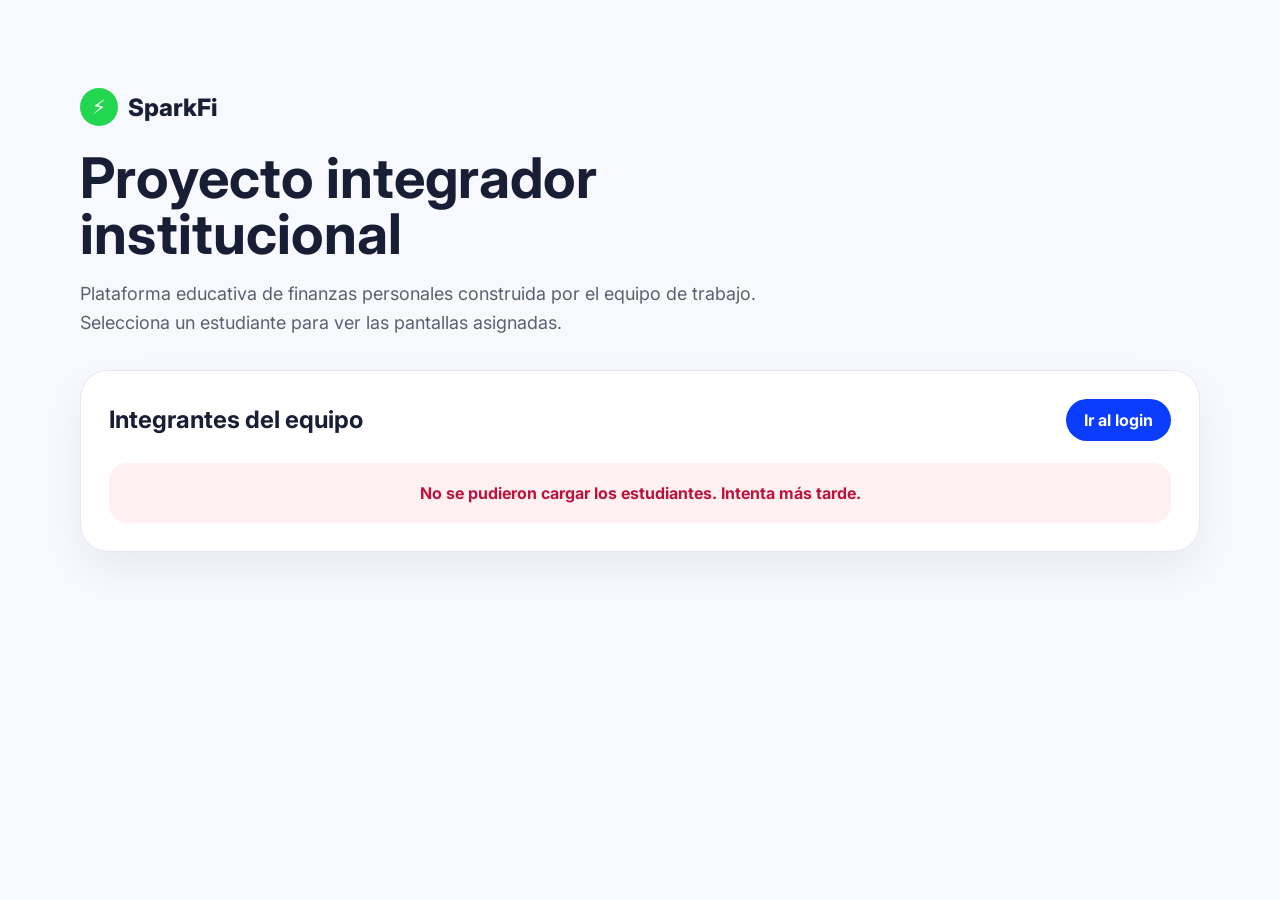
<file: index.html>
<!DOCTYPE html>
<html lang="es">
  <head>
    <meta charset="UTF-8" />
    <meta name="viewport" content="width=device-width, initial-scale=1.0" />
    <title>SparkFi - Proyecto Integrador</title>

    <link rel="preconnect" href="https://fonts.googleapis.com" />
    <link rel="preconnect" href="https://fonts.gstatic.com" crossorigin />
    <link
      href="https://fonts.googleapis.com/css2?family=Inter:wght@400;500;600;700;800&display=swap"
      rel="stylesheet"
    />

    <link rel="stylesheet" href="src/css/index.css" />
  </head>

  <body>
    <main class="pagina-inicio">
      <section class="hero-inicio">
        <div class="marca-inicio">
          <span class="marca-icono">⚡</span>
          <span class="marca-texto">SparkFi</span>
        </div>

        <h1>Proyecto integrador institucional</h1>
        <p>
          Plataforma educativa de finanzas personales construida por el equipo
          de trabajo. Selecciona un estudiante para ver las pantallas asignadas.
        </p>
      </section>

      <section class="seccion-estudiantes">
        <div class="encabezado-estudiantes">
          <h2>Integrantes del equipo</h2>
          <a href="src/html/01-login.html" class="enlace-login">Ir al login</a>
        </div>

        <div id="resultado-estudiantes" class="grid-estudiantes">
          <p class="mensaje-estado">Cargando estudiantes...</p>
        </div>
      </section>
    </main>

    <script src="src/js/index.js"></script>
  </body>
</html>
</file>
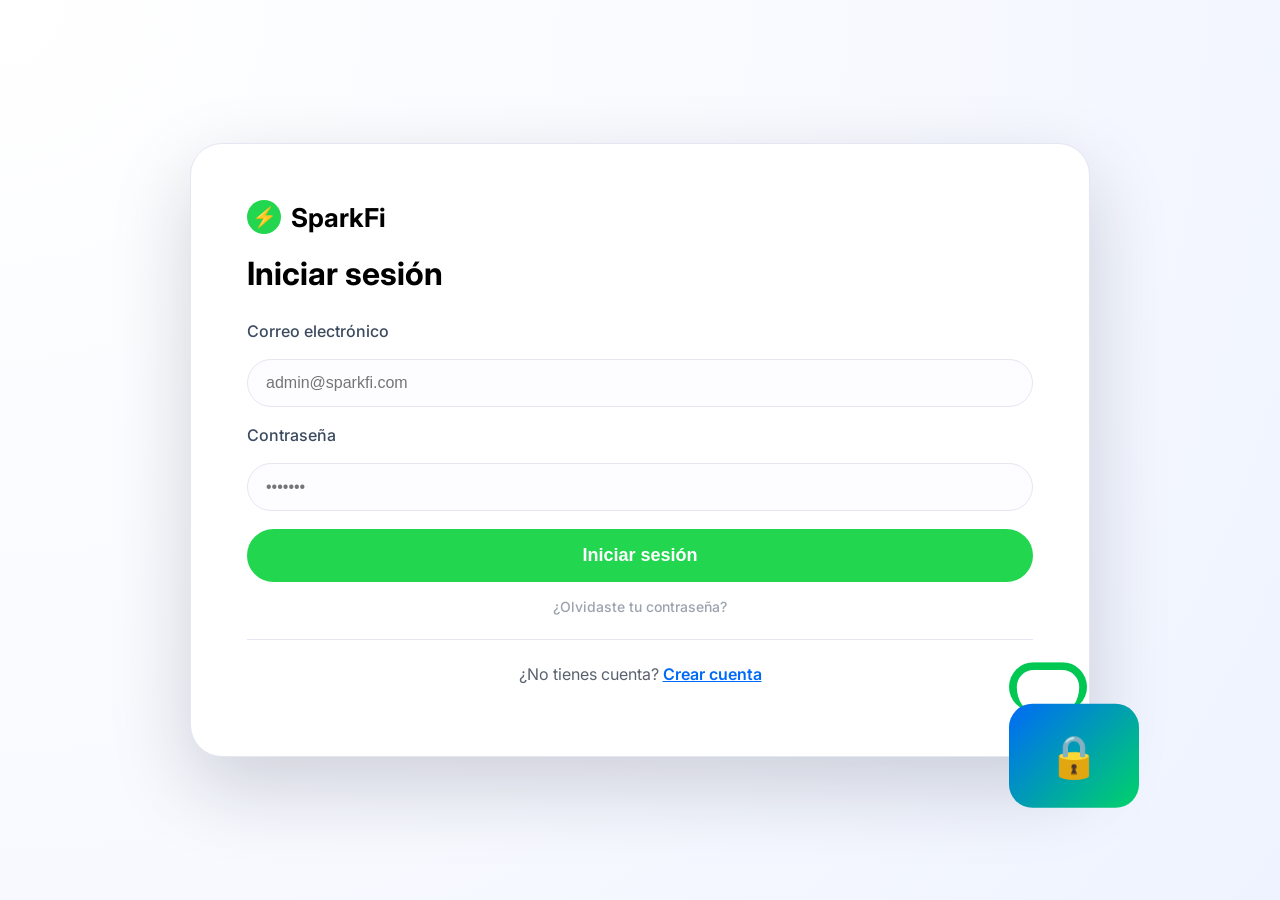
<file: src/html/01-login.html>
<!DOCTYPE html>
<html lang="es">
  <head>
    <meta charset="UTF-8" />
    <meta name="viewport" content="width=device-width, initial-scale=1.0" />
    <title>Iniciar sesión - SparkFi</title>

    <!-- Fuente Inter desde Google Fonts; preconnect adelanta la conexión para que cargue más rápido -->
    <link rel="preconnect" href="https://fonts.googleapis.com" />
    <link rel="preconnect" href="https://fonts.gstatic.com" crossorigin />
    <link
      href="https://fonts.googleapis.com/css2?family=Inter:wght@400;500;600;700&display=swap"
      rel="stylesheet"
    />

    <!-- Favicon con el rayo ⚡ del logo; SVG inline evita tener que crear un archivo .ico -->
    <link rel="icon" href="data:image/svg+xml,<svg xmlns='http://www.w3.org/2000/svg' viewBox='0 0 100 100'><text y='.9em' font-size='90'>⚡</text></svg>" />

    <link rel="stylesheet" href="/src/css/01-login.css" />
  </head>
  <body>

    <!-- Flexbox en el CSS centra esta tarjeta tanto vertical como horizontalmente -->
    <div class="auth-page">

      <!-- Tarjeta blanca con formulario y candado decorativo; position: relative para el candado -->
      <div class="auth-card">

        <header class="auth-header">
          <div class="brand">
            <span class="brand-icon">⚡</span>
            <span class="brand-text">SparkFi</span>
          </div>
        </header>

        <main class="auth-content">
          <h1 class="auth-title">Iniciar sesión</h1>

          <!-- type="button" para que el JS maneje el envío manualmente y pueda validar antes -->
          <form class="auth-form">

            <!-- for="email" conecta el label con el input para accesibilidad y clic directo -->
            <label class="field-label" for="email">Correo electrónico</label>
            <!-- autocomplete="email" sugiere correos guardados en el navegador -->
            <input
              id="email"
              type="email"
              placeholder="admin@sparkfi.com"
              class="field-input"
              autocomplete="email"
            />

            <label class="field-label" for="password">Contraseña</label>
            <!-- current-password indica que es para iniciar sesión, no para crear una nueva -->
            <input
              id="password"
              type="password"
              placeholder="•••••••"
              class="field-input"
              autocomplete="current-password"
            />

            <!-- El JS inyecta aquí los mensajes de error o éxito; el CSS lo oculta cuando está vacío -->
            <div id="resultado-login"></div>

            <button id="btn-login" type="button" class="btn-primary">Iniciar sesión</button>
          </form>

          <!-- Pendiente de implementar; está deshabilitado para no confundir al usuario -->
          <span class="link-forgot link-forgot--disabled" title="Próximamente disponible">¿Olvidaste tu contraseña?</span>

          <div class="divider"></div>

          <p class="signup-text">
            ¿No tienes cuenta?
            <a href="02-create-account.html" class="link-signup">Crear cuenta</a>
          </p>
        </main>

        <!-- Candado decorativo hecho con divs y CSS puro, sin imágenes; posicionado en la esquina inferior derecha -->
        <div class="security-badge">
          <div class="security-lock-top"></div>
          <div class="security-lock-body">
            <span class="security-icon">🔒</span>
          </div>
        </div>

      </div>
    </div>

    <!-- JS al final del body para que el HTML ya exista cuando el script se ejecute -->
    <script src="/src/js/01-login.js"></script>
  </body>
</html>
</file>
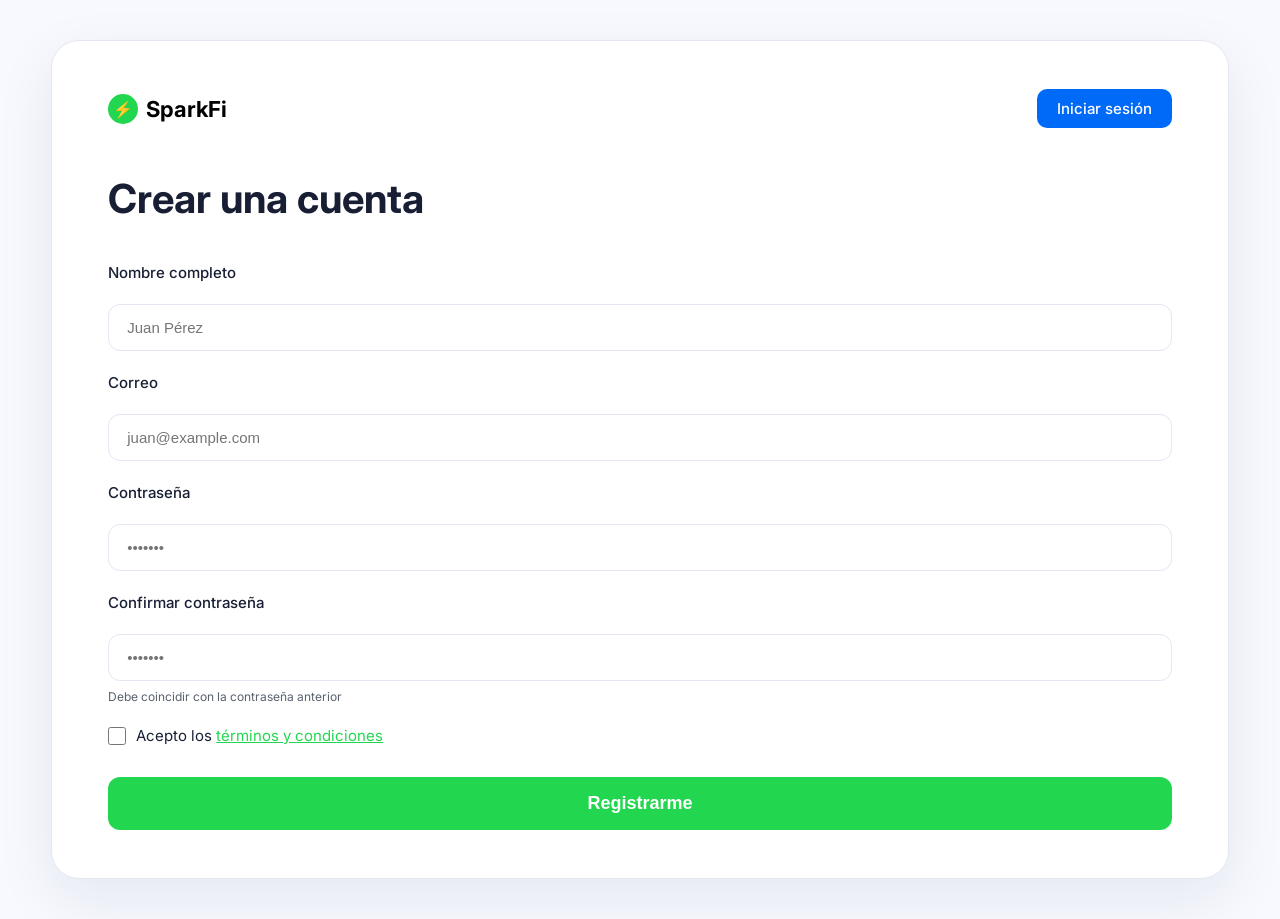
<file: src/html/02-create-account.html>
<!doctype html>
<html lang="es">
  <head>
    <meta charset="UTF-8" />
    <meta name="viewport" content="width=device-width, initial-scale=1.0" />
    <title>Crear cuenta - SparkFi</title>

    <!-- Fuente Inter con preconnect para reducir el tiempo de carga -->
    <link rel="preconnect" href="https://fonts.googleapis.com" />
    <link rel="preconnect" href="https://fonts.gstatic.com" crossorigin />
    <link
      href="https://fonts.googleapis.com/css2?family=Inter:wght@400;500;600;700&display=swap"
      rel="stylesheet"
    />

    <!-- Favicon con el rayo de SparkFi generado como SVG inline -->
    <link
      rel="icon"
      href="data:image/svg+xml,<svg xmlns='http://www.w3.org/2000/svg' viewBox='0 0 100 100'><text y='.9em' font-size='90'>&#9889;</text></svg>"
    />

    <link rel="stylesheet" href="/src/css/02-create-account.css" />
  </head>

  <body>
    <div class="pagina-crear-cuenta">

      <div class="tarjeta-crear-cuenta">

        <!-- Logo a la izquierda, botón de login a la derecha usando space-between -->
        <header class="encabezado-tarjeta-crear-cuenta">
          <div class="marca-tarjeta-crear-cuenta">
            <span class="icono-marca-crear-cuenta">&#9889;</span>
            <span class="texto-marca-crear-cuenta">SparkFi</span>
          </div>

          <!-- Si ya tiene cuenta, lo llevamos directo al login sin que tenga que buscarlo -->
          <a href="01-login.html" class="enlace-iniciar-sesion"
            >Iniciar sesi&oacute;n</a
          >
        </header>

        <main class="contenido-tarjeta-crear-cuenta">
          <h1 class="titulo-crear-cuenta">Crear una cuenta</h1>

          <form class="formulario-crear-cuenta">

            <!-- Nombre real del usuario, no un apodo o alias -->
            <label
              class="etiqueta-formulario-crear-cuenta"
              for="nombre-completo"
              >Nombre completo</label
            >
            <input
              id="nombre-completo"
              type="text"
              class="campo-formulario-crear-cuenta campo-nombre-completo"
              placeholder="Juan P&eacute;rez"
              required
              autocomplete="name"
            />

            <!-- Correo que servirá como identificador único de la cuenta -->
            <label class="etiqueta-formulario-crear-cuenta" for="correo"
              >Correo</label
            >
            <input
              id="correo"
              type="email"
              class="campo-formulario-crear-cuenta campo-correo"
              placeholder="juan@example.com"
              required
              autocomplete="email"
            />

            <label class="etiqueta-formulario-crear-cuenta" for="contrasena"
              >Contrase&ntilde;a</label
            >
            <input
              id="contrasena"
              type="password"
              class="campo-formulario-crear-cuenta campo-contrasena"
              placeholder="&bull;&bull;&bull;&bull;&bull;&bull;&bull;"
              required
              autocomplete="new-password"
            />

            <!-- Campo de confirmación para detectar errores tipográficos en la contraseña -->
            <label
              class="etiqueta-formulario-crear-cuenta"
              for="confirmar-contrasena"
            >
              Confirmar contrase&ntilde;a
            </label>
            <input
              id="confirmar-contrasena"
              type="password"
              class="campo-formulario-crear-cuenta campo-confirmar-contrasena"
              placeholder="&bull;&bull;&bull;&bull;&bull;&bull;&bull;"
              required
              autocomplete="new-password"
            />
            <small class="pista-formulario-crear-cuenta">
              Debe coincidir con la contrase&ntilde;a anterior
            </small>

            <!-- El registro no avanza si este checkbox no está marcado -->
            <label class="terminos-formulario-crear-cuenta">
              <input id="terminos" type="checkbox" class="casilla-terminos" />
              <span>
                Acepto los
                <a href="#" class="enlace-terminos"
                  >t&eacute;rminos y condiciones</a
                >
              </span>
            </label>

            <!-- El JS inyecta aquí los errores de validación o el mensaje de éxito -->
            <div
              id="resultado-crear-cuenta"
              class="resultado-formulario-crear-cuenta"
              aria-live="polite"
            ></div>

            <button
              id="boton-crear-cuenta"
              type="button"
              class="boton-crear-cuenta"
            >
              Registrarme
            </button>
          </form>
        </main>
      </div>
    </div>

    <script src="/src/js/02-create-account.js"></script>
  </body>
</html>
</file>
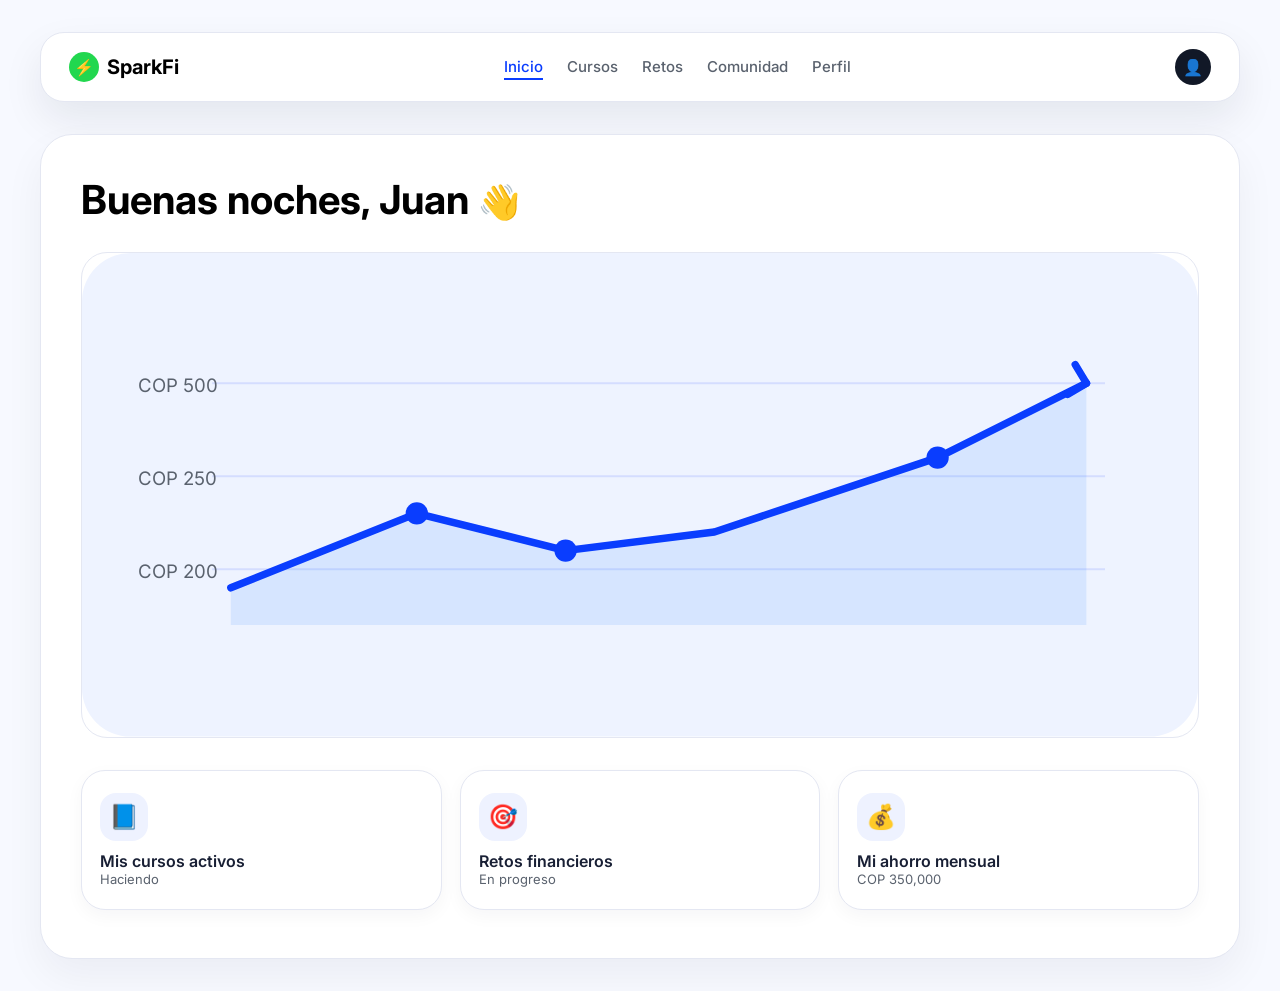
<file: src/html/03-home.html>
<!DOCTYPE html>
<html lang="es">
  <head>
    <meta charset="UTF-8" />
    <meta name="viewport" content="width=device-width, initial-scale=1.0" />
    <title>Inicio - SparkFi</title>

    <!-- Fuente Inter con preconnect para acelerar la carga -->
    <link rel="preconnect" href="https://fonts.googleapis.com" />
    <link rel="preconnect" href="https://fonts.gstatic.com" crossorigin />
    <link
      href="https://fonts.googleapis.com/css2?family=Inter:wght@400;500;600;700&display=swap"
      rel="stylesheet"
    />

    <link rel="stylesheet" href="/src/css/03-home.css" />
  </head>

  <body>
    <div class="home-page">
      <!-- Barra de navegación superior flotante; compartida con todas las páginas internas -->
      <header class="home-header">
        <div class="home-header__brand">
          <span class="home-header__brand-icon">⚡</span>
          <span class="home-header__brand-text">SparkFi</span>
        </div>

        <!-- "Inicio" marcado como activo porque es la página actual -->
        <nav class="home-header__nav">
          <a href="./03-home.html" class="home-header__nav-link home-header__nav-link--active">Inicio</a>
          <a href="./04-courses.html" class="home-header__nav-link">Cursos</a>
          <a href="./05-challenges.html" class="home-header__nav-link">Retos</a>
          <a href="./06-community.html" class="home-header__nav-link">Comunidad</a>
          <a href="./07-profile.html" class="home-header__nav-link">Perfil</a>
        </nav>

        <!-- El JS lo hace clickeable para navegar al perfil del usuario -->
        <div class="home-header__user-avatar">
          <span class="home-header__user-avatar-icon">👤</span>
        </div>
      </header>

      <main class="home-content">
        <section class="home-hero">
          <!-- El JS reemplaza "Bienvenido" por el saludo correcto según la hora del día -->
          <h1 class="home-hero__title">
            Bienvenido, Juan <span class="home-hero__wave">👋</span>
          </h1>

          <!-- Gráfico de línea del ahorro dibujado en SVG puro, sin ninguna librería externa -->
          <div class="home-hero__chart-panel">
            <svg
              class="home-hero__chart"
              viewBox="0 0 600 260"
              xmlns="http://www.w3.org/2000/svg"
            >
              <rect x="0" y="0" width="600" height="260" rx="26" fill="#eef3ff" />

              <!-- Líneas horizontales de guía del gráfico -->
              <line x1="70" y1="70" x2="550" y2="70" stroke="#d4ddff" stroke-width="1" />
              <line x1="70" y1="120" x2="550" y2="120" stroke="#d4ddff" stroke-width="1" />
              <line x1="70" y1="170" x2="550" y2="170" stroke="#d4ddff" stroke-width="1" />

              <!-- Etiquetas del eje Y con los valores en COP -->
              <text x="30" y="175" font-size="10" fill="#5a626e" font-family="Inter, system-ui">COP 200</text>
              <text x="30" y="125" font-size="10" fill="#5a626e" font-family="Inter, system-ui">COP 250</text>
              <text x="30" y="75" font-size="10" fill="#5a626e" font-family="Inter, system-ui">COP 500</text>

              <!-- Área sombreada azul debajo de la línea de ahorro -->
              <path
                d="M 80 180 L 180 140 L 260 160 L 340 150 L 460 110 L 540 70 L 540 200 L 80 200 Z"
                fill="rgba(0,106,248,0.10)"
              />

              <!-- Línea principal del gráfico -->
              <path
                d="M 80 180 L 180 140 L 260 160 L 340 150 L 460 110 L 540 70"
                fill="none"
                stroke="#0a3dfe"
                stroke-width="4"
                stroke-linecap="round"
                stroke-linejoin="round"
              />

              <!-- Flecha al final de la línea para indicar tendencia ascendente -->
              <path d="M 540 70 L 530 76" stroke="#0a3dfe" stroke-width="4" stroke-linecap="round" />
              <path d="M 540 70 L 534 60" stroke="#0a3dfe" stroke-width="4" stroke-linecap="round" />

              <!-- Puntos destacados sobre los datos del gráfico -->
              <circle cx="180" cy="140" r="6" fill="#0a3dfe" />
              <circle cx="260" cy="160" r="6" fill="#0a3dfe" />
              <circle cx="460" cy="110" r="6" fill="#0a3dfe" />
            </svg>
          </div>
        </section>

        <!-- Tres accesos rápidos a las secciones principales de la app -->
        <section class="home-quick-access">
          <a href="./04-courses.html" class="home-quick-access__card">
            <div class="home-quick-access__icon">📘</div>
            <h2 class="home-quick-access__title">Mis cursos activos</h2>
            <p class="home-quick-access__subtitle">Haciendo</p>
          </a>

          <a href="./05-challenges.html" class="home-quick-access__card">
            <div class="home-quick-access__icon">🎯</div>
            <h2 class="home-quick-access__title">Retos financieros</h2>
            <p class="home-quick-access__subtitle">En progreso</p>
          </a>

          <a href="./07-profile.html" class="home-quick-access__card">
            <div class="home-quick-access__icon">💰</div>
            <h2 class="home-quick-access__title">Mi ahorro mensual</h2>
            <p class="home-quick-access__subtitle">COP 350,000</p>
          </a>
        </section>
      </main>
    </div>

    <script src="/src/js/03-home.js"></script>
  </body>
</html>
</file>
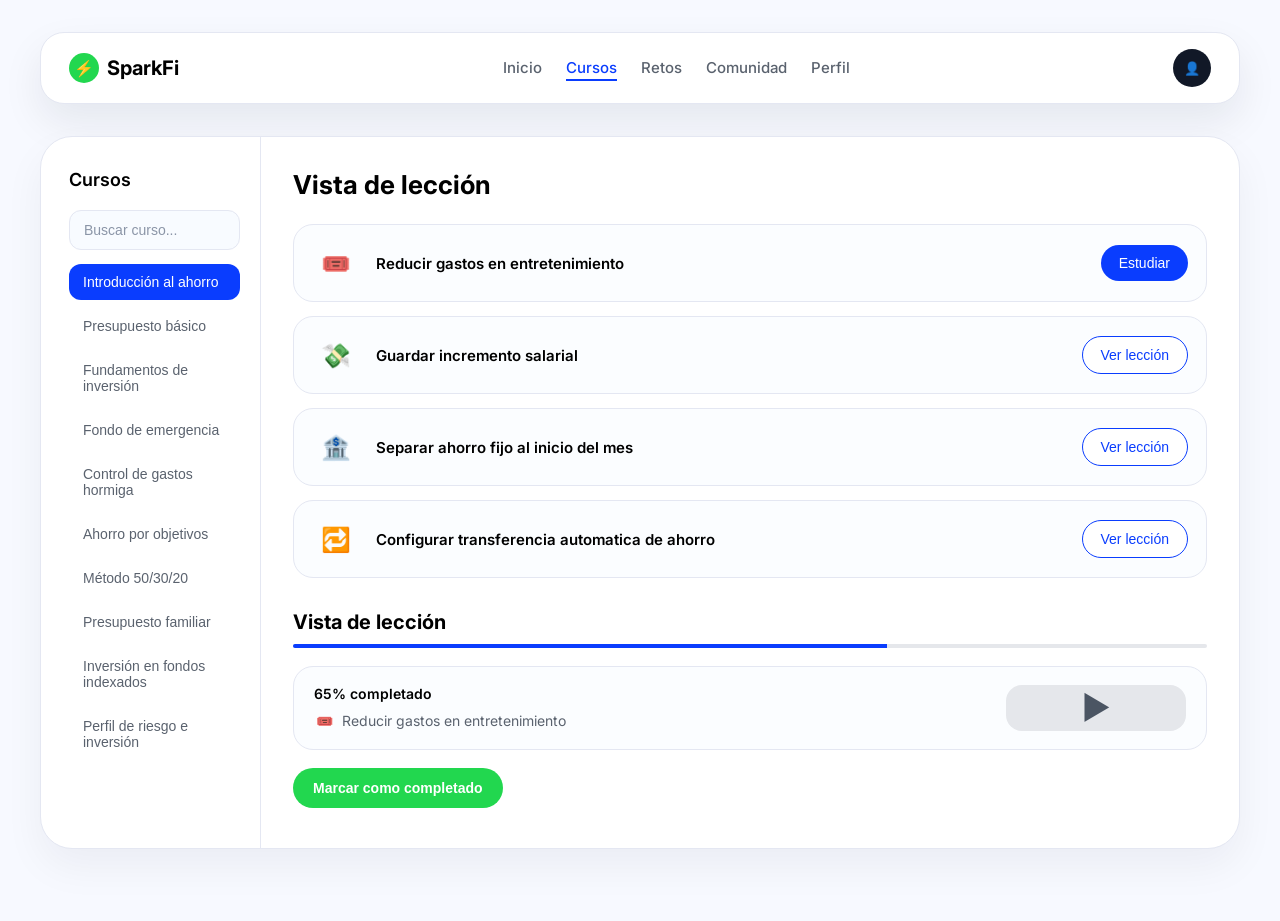
<file: src/html/04-courses.html>
<!doctype html>
<html lang="es">
  <head>
    <meta charset="UTF-8" />
    <meta name="viewport" content="width=device-width, initial-scale=1.0" />
    <title>Cursos - SparkFi</title>

    <link rel="preconnect" href="https://fonts.googleapis.com" />
    <link rel="preconnect" href="https://fonts.gstatic.com" crossorigin />
    <link
      href="https://fonts.googleapis.com/css2?family=Inter:wght@400;500;600;700&display=swap"
      rel="stylesheet"
    />

    <link rel="stylesheet" href="/src/css/04-courses.css" />
  </head>

  <body>
    <div class="pagina-cursos">
      <!-- Barra de navegación superior con "Cursos" marcado como activo -->
      <header class="encabezado-principal">
        <div class="marca">
          <span class="marca-simbolo">⚡</span>
          <span class="marca-nombre">SparkFi</span>
        </div>

        <nav class="navegacion-principal">
          <a href="./03-home.html" class="enlace-navegacion">Inicio</a>
          <a href="./04-courses.html" class="enlace-navegacion activo"
            >Cursos</a
          >
          <a href="./05-challenges.html" class="enlace-navegacion">Retos</a>
          <a href="./06-community.html" class="enlace-navegacion">Comunidad</a>
          <a href="./07-profile.html" class="enlace-navegacion">Perfil</a>
        </nav>

        <div class="avatar-usuario">
          <span class="avatar-usuario-circulo">👤</span>
        </div>
      </header>

      <!-- Layout de dos columnas: sidebar con la lista de cursos y área de contenido a la derecha -->
      <main class="contenedor-cursos">

        <!-- Sidebar izquierda: lista de cursos con buscador; el JS la puebla dinámicamente -->
        <aside class="barra-lateral-cursos">
          <h2 class="titulo-barra-cursos">Cursos</h2>

          <!-- El JS escucha este input para filtrar la lista de cursos en tiempo real -->
          <input
            type="text"
            class="campo-busqueda-cursos"
            placeholder="Buscar curso..."
            aria-label="Buscar curso"
          />

          <!-- El JS muestra u oculta este mensaje según si la búsqueda tiene resultados -->
          <p id="mensaje-vacio-cursos" class="texto-progreso-curso" hidden>No se encontraron cursos.</p>

          <!-- El JS reemplaza estos botones con los datos del arreglo de cursos -->
          <button class="boton-tema-curso activo">Introducción al ahorro</button>
          <button class="boton-tema-curso">Introducción a la inversión</button>
          <button class="boton-tema-curso">Introducción al presupuesto</button>
          <button class="boton-tema-curso">Presupuesto básico</button>
          <button class="boton-tema-curso">Fundamentos de inversión</button>
          <button class="boton-tema-curso">Fondo de emergencia</button>
          <button class="boton-tema-curso">Control de gastos hormiga</button>
          <button class="boton-tema-curso">Ahorro por objetivos</button>
          <button class="boton-tema-curso">Método 50/30/20</button>
          <button class="boton-tema-curso">Presupuesto familiar</button>
          <button class="boton-tema-curso">Inversión en fondos indexados</button>
          <button class="boton-tema-curso">Perfil de riesgo e inversión</button>
        </aside>

        <!-- Área derecha: lecciones del curso seleccionado y vista de detalle -->
        <section class="contenido-cursos">

          <header class="encabezado-cursos">
            <h1 class="titulo-cursos">Vista de lección</h1>
          </header>

          <!-- El JS llena esta sección con las tarjetas de lecciones del curso activo -->
          <section class="lista-cursos"></section>

          <!-- Detalle de la lección activa: progreso, descripción y botón para completar -->
          <section class="seccion-leccion">
            <h2 class="titulo-leccion">Vista de lección</h2>

            <!-- El ancho del relleno se actualiza desde el JS según el progreso del curso -->
            <div class="barra-progreso-leccion">
              <div class="relleno-progreso-leccion"></div>
            </div>

            <div class="tarjeta-leccion">
              <div class="texto-leccion">
                <p class="porcentaje-leccion">65% completado</p>
                <ul class="lista-leccion">
                  <li>Reducir gastos en entretenimiento</li>
                </ul>
              </div>

              <!-- Placeholder del video; en el futuro se reemplazaría por un reproductor real -->
              <div class="video-leccion">
                <span class="icono-reproducir">▶</span>
              </div>
            </div>

            <button class="boton-completar-leccion">
              Marcar como completado
            </button>
          </section>
        </section>
      </main>
    </div>

    <!-- type="module" para que las variables queden en su propio scope y el script se difiera automáticamente -->
    <script type="module" src="../js/04-courses.js"></script>
  </body>
</html>
</file>
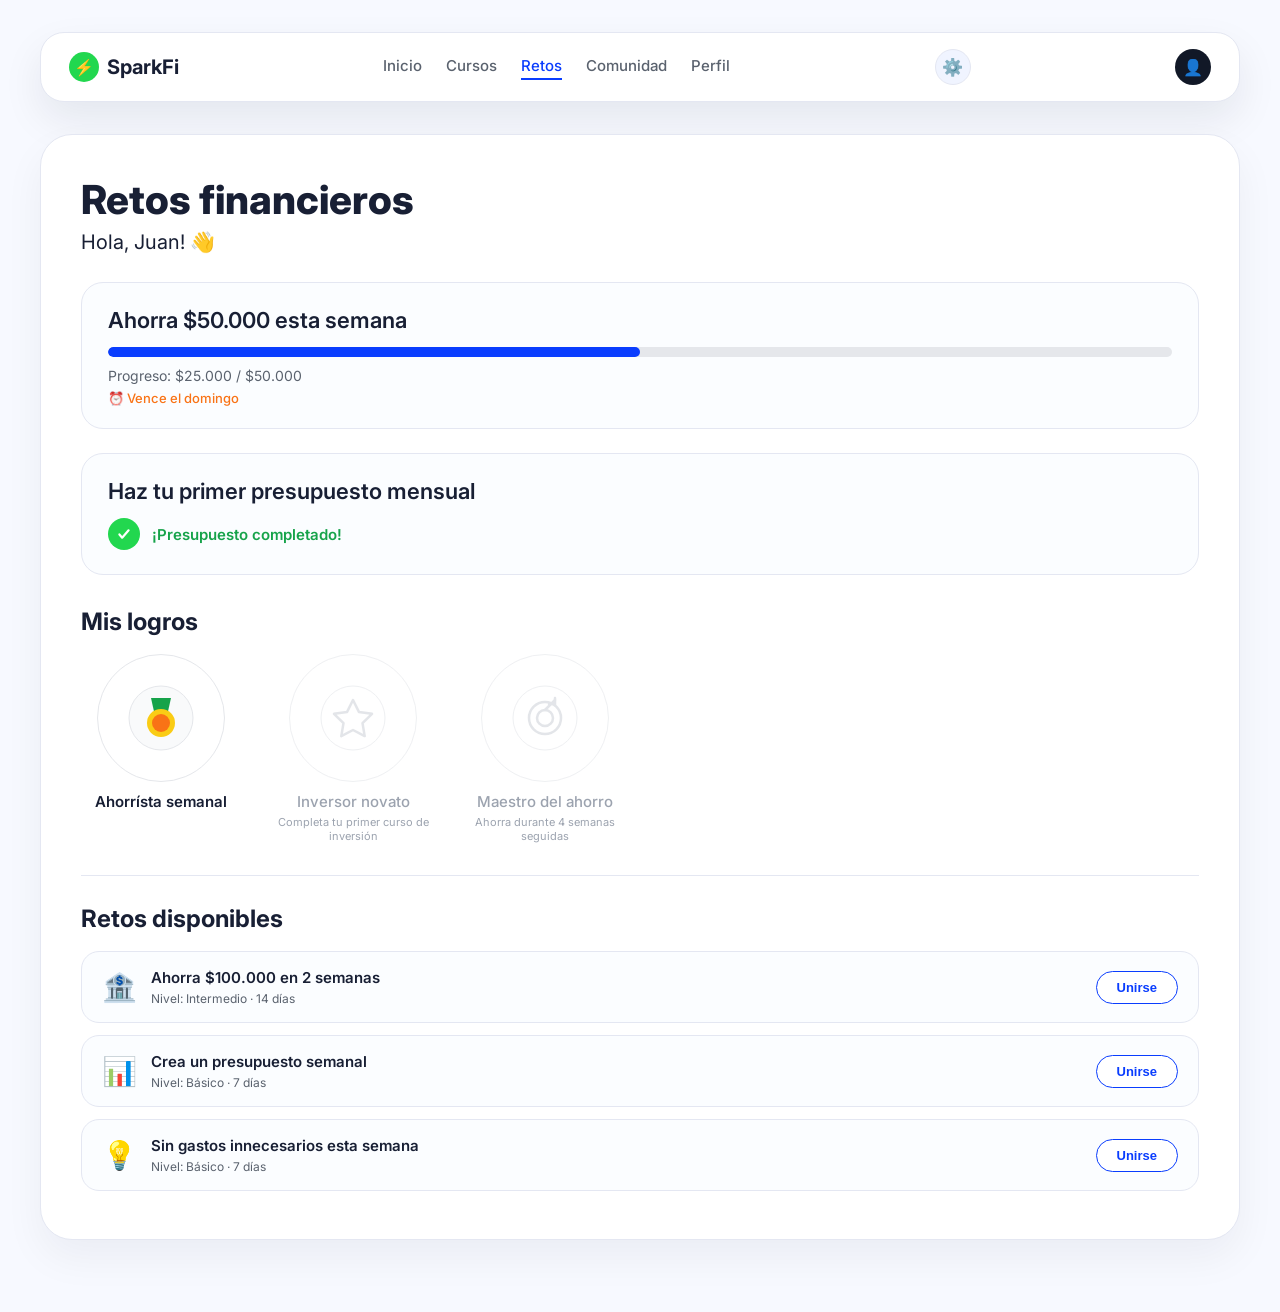
<file: src/html/05-challenges.html>
<!DOCTYPE html>
<html lang="es">
  <head>
    <meta charset="UTF-8" />
    <meta name="viewport" content="width=device-width, initial-scale=1.0" />
    <title>Retos financieros - SparkFi</title>

    <!-- Inter con peso 800 incluido porque el título de esta página usa font-weight muy grueso -->
    <link rel="preconnect" href="https://fonts.googleapis.com" />
    <link rel="preconnect" href="https://fonts.gstatic.com" crossorigin />
    <link
      href="https://fonts.googleapis.com/css2?family=Inter:wght@400;500;600;700;800&display=swap"
      rel="stylesheet"
    />

    <!-- Favicon con el rayo de SparkFi generado como SVG inline -->
    <link rel="icon" href="data:image/svg+xml,<svg xmlns='http://www.w3.org/2000/svg' viewBox='0 0 100 100'><text y='.9em' font-size='90'>⚡</text></svg>" />

    <link rel="stylesheet" href="/src/css/05-challenges.css" />
  </head>

  <body>
    <div class="page">

      <!-- Barra de navegación superior; "Retos" tiene la clase active por ser la página actual -->
      <header class="topbar">
        <div class="logo">
          <span class="logo-icon">⚡</span>
          <span class="logo-text">SparkFi</span>
        </div>

        <nav class="nav">
          <a href="03-home.html" class="nav-link">Inicio</a>
          <a href="04-courses.html" class="nav-link">Cursos</a>
          <a href="05-challenges.html" class="nav-link active">Retos</a>
          <a href="06-community.html" class="nav-link">Comunidad</a>
          <a href="07-profile.html" class="nav-link">Perfil</a>
        </nav>

        <a href="08-settings.html" class="nav-settings-btn" title="Configuración">⚙️</a>

        <!-- Avatar que lleva al perfil del usuario -->
        <a href="07-profile.html" class="avatar-mini">
          <span class="avatar-circle">👤</span>
        </a>
      </header>

      <!-- Tarjeta principal que contiene todo el contenido de retos -->
      <main class="card">

        <header class="card-header">
          <h1 class="title">Retos financieros</h1>
          <!-- El nombre debería venir del JS cuando exista sesión real -->
          <p class="subtitle">Hola, Juan! 👋</p>
        </header>

        <!-- Reto activo que el usuario tiene en progreso -->
        <section class="challenge">
          <h2 class="challenge-title">Ahorra $50.000 esta semana</h2>

          <!-- El ancho del 50% está inline para que sea fácil de actualizar desde el JS -->
          <div class="progress-bar">
            <div class="progress-fill" style="width: 50%"></div>
          </div>

          <p class="progress-text">Progreso: $25.000 / $50.000</p>

          <!-- En naranja para transmitir urgencia sin llegar a rojo de alerta -->
          <p class="challenge-deadline">⏰ Vence el domingo</p>
        </section>

        <!-- Reto de presupuesto ya completado -->
        <section class="budget">
          <h2 class="budget-title">Haz tu primer presupuesto mensual</h2>

          <div class="budget-status">
            <!-- Círculo de check hecho en SVG para tener control total del diseño -->
            <!-- aria-hidden porque el texto "¡Presupuesto completado!" ya describe el estado -->
            <div class="check-icon">
              <svg viewBox="0 0 24 24" aria-hidden="true">
                <circle cx="12" cy="12" r="11" fill="none" />
                <!-- Palomita del check trazada con un path SVG -->
                <path
                  d="M7 12.5l3 3.5 7-8"
                  fill="none"
                  stroke="white"
                  stroke-width="2.4"
                  stroke-linecap="round"
                  stroke-linejoin="round"
                />
              </svg>
            </div>
            <span class="budget-text">¡Presupuesto completado!</span>
          </div>
        </section>

        <!-- Logros: medallas que el usuario gana al cumplir retos -->
        <section class="achievements">
          <h2 class="section-title">Mis logros</h2>

          <!-- Cada logro es un article porque semánticamente es contenido independiente -->
          <div class="achievements-row">

            <!-- Logro desbloqueado: tiene achievement-active para mostrarse con color -->
            <article class="achievement achievement-active">
              <div class="achievement-icon">
                <!-- SVG de medalla dibujado con formas geométricas simples -->
                <svg viewBox="0 0 80 80" aria-hidden="true">
                  <circle cx="40" cy="40" r="32" fill="#f9fafb" stroke="#e5e7eb" />
                  <path d="M30 20h20l-4 18h-12z" fill="#16a34a" />
                  <circle cx="40" cy="45" r="14" fill="#facc15" />
                  <circle cx="40" cy="45" r="9" fill="#f97316" />
                </svg>
              </div>
              <p class="achievement-label">Ahorrísta semanal</p>
            </article>

            <!-- Logro bloqueado: achievement-inactive para que se vea en gris/opaco -->
            <article class="achievement achievement-inactive">
              <div class="achievement-icon">
                <!-- Estrella trazada con solo línea (sin relleno) para indicar que no está ganada -->
                <svg viewBox="0 0 80 80" aria-hidden="true">
                  <circle cx="40" cy="40" r="32" fill="#ffffff" stroke="#e5e7eb" />
                  <path
                    d="M40 22l5.9 11.9 13.1 1.9-9.5 9.3 2.2 13-11.7-6.1-11.7 6.1 2.2-13-9.5-9.3 13.1-1.9z"
                    fill="none"
                    stroke="#d1d5db"
                    stroke-width="2.5"
                    stroke-linejoin="round"
                  />
                </svg>
              </div>
              <p class="achievement-label achievement-label-muted">Inversor novato</p>
              <!-- Pista de qué tiene que hacer el usuario para desbloquear este logro -->
              <p class="achievement-hint">Completa tu primer curso de inversión</p>
            </article>

            <!-- Logro bloqueado con ícono de diana/objetivo -->
            <article class="achievement achievement-inactive">
              <div class="achievement-icon">
                <svg viewBox="0 0 80 80" aria-hidden="true">
                  <circle cx="40" cy="40" r="32" fill="#ffffff" stroke="#e5e7eb" />
                  <!-- Círculos concéntricos de la diana, todos en gris porque está bloqueado -->
                  <circle cx="40" cy="40" r="16" fill="none" stroke="#d1d5db" stroke-width="2.5" />
                  <circle cx="40" cy="40" r="8" fill="none" stroke="#d1d5db" stroke-width="2.5" />
                  <path d="M40 32l10-10" fill="none" stroke="#d1d5db" stroke-width="2.5" stroke-linecap="round" />
                  <path d="M50 20l0 6-6 0" fill="none" stroke="#d1d5db" stroke-width="2.5" stroke-linecap="round" />
                </svg>
              </div>
              <p class="achievement-label achievement-label-muted">Maestro del ahorro</p>
              <p class="achievement-hint">Ahorra durante 4 semanas seguidas</p>
            </article>
          </div>
        </section>

        <!-- Retos disponibles a los que el usuario puede unirse -->
        <section class="available-challenges">
          <h2 class="section-title">Retos disponibles</h2>

          <div class="available-list">

            <!-- Cada tarjeta tiene: ícono, nombre, nivel/duración y botón de unirse -->
            <article class="available-card">
              <div class="available-info">
                <span class="available-icon">🏦</span>
                <div>
                  <h3 class="available-title">Ahorra $100.000 en 2 semanas</h3>
                  <p class="available-meta">Nivel: Intermedio · 14 días</p>
                </div>
              </div>
              <button class="btn-join">Unirse</button>
            </article>

            <article class="available-card">
              <div class="available-info">
                <span class="available-icon">📊</span>
                <div>
                  <h3 class="available-title">Crea un presupuesto semanal</h3>
                  <p class="available-meta">Nivel: Básico · 7 días</p>
                </div>
              </div>
              <button class="btn-join">Unirse</button>
            </article>

            <article class="available-card">
              <div class="available-info">
                <span class="available-icon">💡</span>
                <div>
                  <h3 class="available-title">Sin gastos innecesarios esta semana</h3>
                  <p class="available-meta">Nivel: Básico · 7 días</p>
                </div>
              </div>
              <button class="btn-join">Unirse</button>
            </article>
          </div>
        </section>
      </main>
    </div>

    <script src="/src/js/05-challenges.js"></script>
  </body>
</html>
</file>
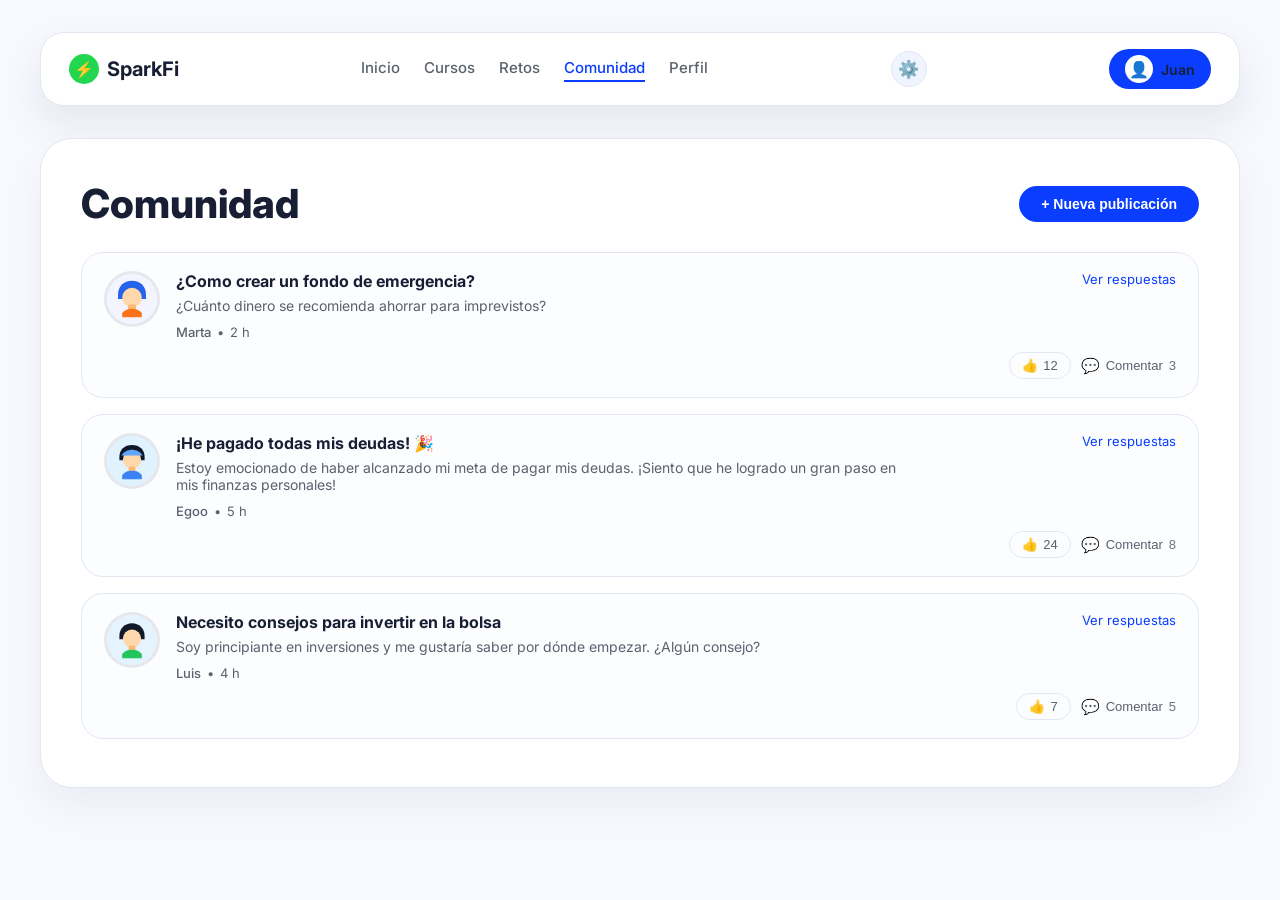
<file: src/html/06-community.html>
<!DOCTYPE html>
<html lang="es">
  <head>
    <meta charset="UTF-8" />
    <meta name="viewport" content="width=device-width, initial-scale=1.0" />
    <title>Comunidad - SparkFi</title>

    <!-- Inter con peso 800 incluido para los títulos grandes de esta sección -->
    <link rel="preconnect" href="https://fonts.googleapis.com" />
    <link rel="preconnect" href="https://fonts.gstatic.com" crossorigin />
    <link
      href="https://fonts.googleapis.com/css2?family=Inter:wght@400;500;600;700;800&display=swap"
      rel="stylesheet"
    />

    <!-- Favicon con el ícono de SparkFi generado como SVG inline -->
    <link rel="icon" href="data:image/svg+xml,<svg xmlns='http://www.w3.org/2000/svg' viewBox='0 0 100 100'><text y='.9em' font-size='90'>⚡</text></svg>" />

    <link rel="stylesheet" href="/src/css/06-community.css" />
  </head>

  <body>
    <div class="page">

      <!-- Topbar con "Comunidad" marcado como activo; el avatar usa estilo de píldora en esta página -->
      <header class="topbar">
        <div class="logo">
          <span class="logo-icon">⚡</span>
          <span class="logo-text">SparkFi</span>
        </div>

        <nav class="nav">
          <a href="03-home.html" class="nav-link">Inicio</a>
          <a href="04-courses.html" class="nav-link">Cursos</a>
          <a href="05-challenges.html" class="nav-link">Retos</a>
          <a href="06-community.html" class="nav-link active">Comunidad</a>
          <a href="07-profile.html" class="nav-link">Perfil</a>
        </nav>

        <a href="08-settings.html" class="nav-settings-btn" title="Configuración">⚙️</a>

        <!-- Píldora azul con nombre en lugar del círculo oscuro, para darle un toque más social -->
        <a href="07-profile.html" class="user-pill">
          <div class="user-pill-icon">
            <span>👤</span>
          </div>
          <span class="user-pill-name">Juan</span>
        </a>
      </header>

      <!-- Tarjeta principal con el feed de publicaciones de la comunidad -->
      <main class="community-card">

        <!-- Título y botón de nueva publicación alineados en extremos opuestos con space-between -->
        <div class="community-header">
          <h1 class="community-title">Comunidad</h1>
          <button class="btn-new-post">+ Nueva publicación</button>
        </div>

        <!-- Cada post es un article porque semánticamente es contenido independiente -->
        <section class="post-list">

          <!-- POST 1: pregunta de Marta sobre fondo de emergencia -->
          <article class="post-card">
            <div class="post-top">
              <div class="post-main">

                <!-- Avatar de Marta dibujado con SVG; evita depender de imágenes externas -->
                <!-- aria-hidden porque el nombre del autor ya aparece en post-author -->
                <div class="avatar avatar-1">
                  <svg viewBox="0 0 80 80" aria-hidden="true">
                    <circle cx="40" cy="40" r="36" fill="#f3f4ff" />
                    <path d="M20 34c0-12 8-20 20-20s20 8 20 20v6H20z" fill="#2563eb" />
                    <circle cx="40" cy="38" r="14" fill="#fed7aa" />
                    <rect x="34" y="48" width="12" height="8" rx="3" fill="#fdba74" />
                    <path d="M26 60c4-4 8-6 14-6s10 2 14 6v6H26z" fill="#f97316" />
                  </svg>
                </div>

                <div class="post-content">
                  <h2 class="post-title">¿Como crear un fondo de emergencia?</h2>
                  <p class="post-body">¿Cuánto dinero se recomienda ahorrar para imprevistos?</p>
                  <div class="post-meta">
                    <span class="post-author">Marta</span>
                    <span class="post-dot">•</span>
                    <span class="post-time">2 h</span>
                  </div>
                </div>
              </div>

              <a href="#" class="post-link">Ver respuestas</a>
            </div>

            <!-- Botones de reacción y comentario; el JS añade la funcionalidad de comentar -->
            <div class="post-bottom">
              <button class="react-btn">👍 <span>12</span></button>
              <button class="comment-btn">
                <span class="comment-icon">💬</span>
                <span>Comentar</span>
                <span class="comment-count">3</span>
              </button>
            </div>
          </article>

          <!-- POST 2: logro de Egoo pagando todas sus deudas -->
          <article class="post-card">
            <div class="post-top">
              <div class="post-main">

                <!-- Avatar de Egoo: cabello oscuro con detalle azul para diferenciarlo del avatar 1 -->
                <div class="avatar avatar-2">
                  <svg viewBox="0 0 80 80" aria-hidden="true">
                    <circle cx="40" cy="40" r="36" fill="#e0f2fe" />
                    <path d="M22 34c0-10 7-17 18-17s18 7 18 17v5H22z" fill="#0f172a" />
                    <circle cx="40" cy="38" r="13" fill="#fed7aa" />
                    <rect x="35" y="48" width="10" height="8" rx="3" fill="#fdba74" />
                    <path d="M26 60c4-4 7-6 14-6s10 2 14 6v6H26z" fill="#3b82f6" />
                    <path d="M25 32c3-5 9-8 15-8s12 3 15 8H25z" fill="#60a5fa" />
                  </svg>
                </div>

                <div class="post-content">
                  <h2 class="post-title">¡He pagado todas mis deudas! 🎉</h2>
                  <p class="post-body">
                    Estoy emocionado de haber alcanzado mi meta de pagar mis
                    deudas. ¡Siento que he logrado un gran paso en mis finanzas personales!
                  </p>
                  <div class="post-meta">
                    <span class="post-author">Egoo</span>
                    <span class="post-dot">•</span>
                    <span class="post-time">5 h</span>
                  </div>
                </div>
              </div>
              <a href="#" class="post-link">Ver respuestas</a>
            </div>

            <div class="post-bottom">
              <!-- Este post tiene más likes porque es una celebración -->
              <button class="react-btn">👍 <span>24</span></button>
              <button class="comment-btn">
                <span class="comment-icon">💬</span>
                <span>Comentar</span>
                <span class="comment-count">8</span>
              </button>
            </div>
          </article>

          <!-- POST 3: pregunta de Luis sobre inversiones en bolsa -->
          <article class="post-card">
            <div class="post-top">
              <div class="post-main">

                <!-- Avatar de Luis: camisa verde para diferenciarlo de los otros dos -->
                <div class="avatar avatar-3">
                  <svg viewBox="0 0 80 80" aria-hidden="true">
                    <circle cx="40" cy="40" r="36" fill="#e5f3ff" />
                    <path d="M22 34c0-11 8-18 18-18s18 7 18 18v5H22z" fill="#111827" />
                    <circle cx="40" cy="38" r="13" fill="#fed7aa" />
                    <rect x="35" y="48" width="10" height="8" rx="3" fill="#fdba74" />
                    <path d="M26 60c4-4 7-6 14-6s10 2 14 6v6H26z" fill="#22c55e" />
                  </svg>
                </div>

                <div class="post-content">
                  <h2 class="post-title">Necesito consejos para invertir en la bolsa</h2>
                  <p class="post-body">
                    Soy principiante en inversiones y me gustaría saber por
                    dónde empezar. ¿Algún consejo?
                  </p>
                  <div class="post-meta">
                    <span class="post-author">Luis</span>
                    <span class="post-dot">•</span>
                    <span class="post-time">4 h</span>
                  </div>
                </div>
              </div>

              <a href="#" class="post-link">Ver respuestas</a>
            </div>

            <div class="post-bottom">
              <button class="react-btn">👍 <span>7</span></button>
              <button class="comment-btn">
                <span class="comment-icon">💬</span>
                <span>Comentar</span>
                <span class="comment-count">5</span>
              </button>
            </div>
          </article>

        </section>
      </main>
    </div>

    <script src="/src/js/06-community.js"></script>
  </body>
</html>
</file>
<file: src/css/index.css>
:root {
  --sf-green: #22d74f;
  --sf-blue: #006af8;
  --sf-blue-strong: #0a3dfe;
  --sf-yellow: #ffd838;
  --sf-bg: #f7f9ff;
  --sf-surface: #ffffff;
  --sf-border: #e4e7f2;
  --sf-text-main: #181f34;
  --sf-text-soft: #5a626e;
}

* {
  margin: 0;
  padding: 0;
  box-sizing: border-box;
}

body {
  font-family: Inter, system-ui, -apple-system, BlinkMacSystemFont, "Segoe UI", sans-serif;
  background: var(--sf-bg);
  color: var(--sf-text-main);
}

.pagina-inicio {
  min-height: 100vh;
  padding: 40px 24px;
}

.hero-inicio,
.seccion-estudiantes {
  max-width: 1120px;
  margin: 0 auto;
}

.hero-inicio {
  padding: 48px 0 32px;
}

.marca-inicio {
  display: inline-flex;
  align-items: center;
  gap: 10px;
  margin-bottom: 24px;
}

.marca-icono {
  width: 38px;
  height: 38px;
  border-radius: 999px;
  background: var(--sf-green);
  color: #ffffff;
  display: inline-flex;
  align-items: center;
  justify-content: center;
  font-size: 20px;
}

.marca-texto {
  font-size: 24px;
  font-weight: 800;
}

.hero-inicio h1 {
  max-width: 760px;
  font-size: 56px;
  line-height: 1;
  margin-bottom: 18px;
}

.hero-inicio p {
  max-width: 720px;
  color: var(--sf-text-soft);
  font-size: 18px;
  line-height: 1.6;
}

.seccion-estudiantes {
  background: var(--sf-surface);
  border: 1px solid var(--sf-border);
  border-radius: 28px;
  box-shadow: 0 18px 40px rgba(15, 23, 42, 0.06);
  padding: 28px;
}

.encabezado-estudiantes {
  display: flex;
  align-items: center;
  justify-content: space-between;
  gap: 16px;
  margin-bottom: 22px;
}

.encabezado-estudiantes h2 {
  font-size: 24px;
}

.enlace-login {
  display: inline-flex;
  align-items: center;
  justify-content: center;
  min-height: 42px;
  padding: 0 18px;
  border-radius: 999px;
  background: var(--sf-blue-strong);
  color: #ffffff;
  text-decoration: none;
  font-weight: 700;
  transition: transform 0.2s ease, box-shadow 0.2s ease;
}

.enlace-login:hover {
  transform: translateY(-1px);
  box-shadow: 0 10px 22px rgba(10, 61, 254, 0.22);
}

.grid-estudiantes {
  display: grid;
  grid-template-columns: repeat(2, minmax(0, 1fr));
  gap: 18px;
}

.tarjeta-estudiante {
  border: 1px solid var(--sf-border);
  border-radius: 22px;
  background: #fbfdff;
  padding: 20px;
  display: flex;
  gap: 16px;
  min-height: 210px;
  transition: transform 0.2s ease, border-color 0.2s ease, box-shadow 0.2s ease;
}

.tarjeta-estudiante:hover {
  transform: translateY(-2px);
  border-color: #cdd6ef;
  box-shadow: 0 14px 28px rgba(15, 23, 42, 0.08);
}

.tarjeta-estudiante__avatar {
  width: 54px;
  height: 54px;
  border-radius: 18px;
  background: linear-gradient(135deg, var(--sf-green), var(--sf-blue));
  color: #ffffff;
  display: flex;
  align-items: center;
  justify-content: center;
  flex-shrink: 0;
  font-size: 24px;
  font-weight: 800;
}

.tarjeta-estudiante__contenido {
  display: flex;
  flex-direction: column;
  min-width: 0;
}

.tarjeta-estudiante__contenido h3 {
  font-size: 20px;
  margin-bottom: 6px;
}

.tarjeta-estudiante__rol {
  color: var(--sf-blue-strong);
  font-weight: 700;
  margin-bottom: 10px;
}

.tarjeta-estudiante__descripcion {
  color: var(--sf-text-soft);
  line-height: 1.5;
  margin-bottom: 18px;
}

.tarjeta-estudiante__acciones {
  display: flex;
  gap: 10px;
  flex-wrap: wrap;
  margin-top: auto;
}

.tarjeta-estudiante__acciones a {
  min-height: 38px;
  padding: 0 14px;
  border-radius: 999px;
  border: 1px solid var(--sf-blue-strong);
  color: var(--sf-blue-strong);
  background: #ffffff;
  text-decoration: none;
  font-size: 14px;
  font-weight: 700;
  display: inline-flex;
  align-items: center;
  justify-content: center;
}

.tarjeta-estudiante__acciones a:first-child {
  background: var(--sf-blue-strong);
  color: #ffffff;
}

.mensaje-estado {
  grid-column: 1 / -1;
  padding: 20px;
  border-radius: 18px;
  background: #f0f4ff;
  color: var(--sf-text-soft);
  font-weight: 700;
  text-align: center;
}

.mensaje-estado--error {
  background: #fff1f2;
  color: #be123c;
}

.mensaje-estado--cargando {
  background: #f0f4ff;
  color: var(--sf-blue-strong);
}

@media (max-width: 760px) {
  .pagina-inicio {
    padding: 24px 16px;
  }

  .hero-inicio {
    padding-top: 28px;
  }

  .hero-inicio h1 {
    font-size: 38px;
  }

  .hero-inicio p {
    font-size: 16px;
  }

  .seccion-estudiantes {
    padding: 20px;
  }

  .encabezado-estudiantes {
    align-items: flex-start;
    flex-direction: column;
  }

  .grid-estudiantes {
    grid-template-columns: 1fr;
  }

  .tarjeta-estudiante {
    flex-direction: column;
  }
}
</file>
<file: src/css/01-login.css>
/* ============================
   PALETA DE COLORES DE SPARKFI
   Guardo los colores como variables para reutilizarlos en todo el CSS
   sin tener que escribir el código hex cada vez que lo necesito
============================ */
:root {
  --sf-green: #22d74f;       /* Verde principal de la app, para botones primarios */
  --sf-green-soft: #00d369;  /* Verde un poco más suave para el hover */

  --sf-blue: #006af8;        /* Azul para links y elementos secundarios */
  --sf-blue-strong: #0a3dfe; /* Azul más intenso para énfasis */
  --sf-yellow: #ffd838;      /* Amarillo para logros y medallas */

  --sf-bg: #f7f9ff;          /* Color de fondo general de la app */
  --sf-surface: #ffffff;     /* Blanco puro para las tarjetas */
  --sf-border: #e4e7f2;      /* Gris muy suave para los bordes */

  --sf-text-main: #181f34;   /* Texto principal, casi negro azulado */
  --sf-text-muted: #3c4a5f;  /* Texto secundario, gris medio */
  --sf-text-soft: #5a626e;   /* Texto de ayuda, gris claro */
}

/* ============================
   RESETEO BÁSICO
   Quito los márgenes y paddings que el navegador pone por defecto
   porque cada navegador los pone diferente y eso genera inconsistencias
============================ */
* {
  box-sizing: border-box; /* El padding y border se cuentan dentro del ancho del elemento */
  margin: 0;
  padding: 0;
}

/* Centra la tarjeta de login perfectamente en el medio de la pantalla */
body {
  font-family: "Inter", sans-serif;
  /* Fondo degradado radial que va de blanco a azul muy suave */
  background: radial-gradient(
    circle at top left,
    #ffffff 0,
    #f7f9ff 60%,
    #eef3ff 100%
  );
  min-height: 100vh;  /* Que ocupe toda la altura de la pantalla */
  margin: 0;
  display: flex;           /* Flexbox para centrar la tarjeta */
  justify-content: center; /* Centrado horizontal */
  align-items: center;     /* Centrado vertical */
}

/* ============================
   TARJETA CENTRAL DEL LOGIN
   La caja blanca grande donde va el formulario
============================ */
.auth-card {
  position: relative; /* Necesario para posicionar el candado decorativo con absolute */
  background: var(--sf-surface);

  /* min() usa el valor más pequeño entre 1200px y 100vh para que no se salga de la pantalla */
  width: min(1200px, 100vh);

  padding: 56px 56px 72px;
  border-radius: 32px; /* Bordes muy redondeados para el estilo moderno de la app */
  box-shadow: 0 30px 80px rgba(15, 23, 42, 0.18); /* Sombra grande y suave */
  border: 1px solid var(--sf-border);
}

/* ============================
   LOGO DE LA MARCA
   El rayo ⚡ en círculo verde + el nombre SparkFi
============================ */
.brand {
  display: flex;
  align-items: center;
  gap: 10px;
  margin-bottom: 20px;
}

/* Círculo verde con el rayo adentro */
.brand-icon {
  width: 34px;
  height: 34px;
  background: var(--sf-green);
  border-radius: 50%; /* Círculo perfecto */
  display: flex;
  align-items: center;
  justify-content: center;
  color: white;
  font-size: 20px;
}

.brand-text {
  font-size: 26px;
  font-weight: 700;
}

/* ============================
   FORMULARIO DE LOGIN
============================ */
.auth-title {
  font-size: 32px;
  font-weight: 700;
  margin-bottom: 28px;
}

/* flex column para que los campos queden uno debajo del otro */
.auth-form {
  display: flex;
  flex-direction: column;
  gap: 18px;       /* Espacio entre cada campo del formulario */
  margin-bottom: 16px;
}

.field-label {
  font-size: 16px;
  font-weight: 500;
  color: var(--sf-text-muted);
}

/* Campo de texto con bordes redondeados en forma de píldora */
.field-input {
  width: 100%;
  padding: 14px 18px;
  border-radius: 999px; /* 999px es un truco para que siempre sea totalmente redondeado */
  border: 1px solid var(--sf-border);
  font-size: 16px;
  background: #fdfdff; /* Blanco muy ligeramente azulado para distinguirlo del fondo */
}

/* Botón principal verde para enviar el formulario */
.btn-primary {
  padding: 16px;
  font-size: 18px;
  border-radius: 999px;
  background: var(--sf-green);
  border: none;
  color: white;
  font-weight: 600;
  cursor: pointer;
}

/* Efecto hover: cambia a un verde un poco más oscuro */
.btn-primary:hover {
  background: var(--sf-green-soft);
}

/* ============================
   LINKS Y SEPARADORES
============================ */
/* Link de "¿Olvidaste tu contraseña?" */
.link-forgot {
  display: block;
  margin-top: 12px;
  text-align: center;
  color: var(--sf-blue);
  font-weight: 500;
}

/* Versión deshabilitada del link (funcionalidad pendiente) */
.link-forgot--disabled {
  color: #9ca3af;       /* Gris para indicar que no está disponible */
  cursor: not-allowed;  /* Cursor de prohibido al pasar encima */
  font-size: 14px;
}

/* Línea horizontal gris que separa el formulario del link de registro */
.divider {
  margin: 24px 0;
  height: 1px;
  background: var(--sf-border);
}

.signup-text {
  text-align: center;
  font-size: 16px;
  color: var(--sf-text-soft);
}

/* Link azul para ir a crear cuenta */
.link-signup {
  color: var(--sf-blue);
  font-weight: 600;
}

/* ============================
   CANDADO DECORATIVO
   Lo hice con divs y CSS puro, sin imágenes
   Está posicionado fuera de la tarjeta en la esquina inferior derecha
============================ */
.security-badge {
  position: absolute; /* Sale del flujo normal para flotar sobre la tarjeta */
  right: -35px;
  bottom: -35px;
  transform: scale(1.3); /* Lo agrando un poco para que se vea más imponente */
}

/* La parte curva de arriba del candado (el arco) */
.security-lock-top {
  width: 60px;
  height: 38px;
  border-radius: 999px;
  border: 6px solid #00c853;
  border-bottom: none; /* Sin borde abajo para que se conecte con el cuerpo */
}

/* Cuerpo rectangular del candado con degradado verde-azul */
.security-lock-body {
  margin-top: -6px; /* Sube un poco para tapar el hueco del borde del arco */
  width: 100px;
  height: 80px;
  background: linear-gradient(135deg, #006af8, #00d369);
  border-radius: 18px;
  display: flex;
  align-items: center;
  justify-content: center;
}

/* El ícono del candado adentro del cuerpo */
.security-icon {
  color: white;
  font-size: 32px;
}

/* ============================
   DISEÑO RESPONSIVE PARA CELULAR
   En pantallas pequeñas la tarjeta ocupa todo el ancho
============================ */
@media (max-width: 480px) {
  .auth-card {
    max-width: 100%;
    padding: 32px 22px 48px;
  }

  /* Título más pequeño en móvil para que no se corte */
  .auth-title {
    font-size: 24px;
  }

  /* El candado decorativo también se achica en móvil */
  .security-badge {
    transform: scale(0.9);
    right: -20px;
    bottom: -25px;
  }
}

/* ============================
   ÁREA DE RESULTADOS DEL JS
   El JS mete mensajes aquí después de intentar el login
============================ */
#resultado-login {
  margin-bottom: 4px;
}

/* Truco de CSS: si el div está vacío (sin contenido), lo oculto completamente */
/* Así no genera espacio en blanco raro cuando no hay mensajes */
#resultado-login:empty {
  display: none;
}

/* Estilos base para cualquier mensaje de resultado */
.mensaje {
  padding: 12px 16px;
  border-radius: 12px;
  font-size: 14px;
  font-weight: 500;
  line-height: 1.5;
}

/* Mensaje de éxito: fondo verde suave */
.mensaje--exito {
  background-color: #d4f7e0;
  color: #14532d;
  border: 1px solid #22d74f;
}

/* Mensaje de error: fondo rojo suave */
.mensaje--error {
  background-color: #fee2e2;
  color: #7f1d1d;
  border: 1px solid #f87171;
}

/* Mensaje de cuenta bloqueada: fondo amarillo de advertencia */
.mensaje--bloqueado {
  background-color: #fef3c7;
  color: #78350f;
  border: 1px solid #fbbf24;
}
</file>
<file: src/css/02-create-account.css>
/* ── Variables globales ──────────────────────────────────────────────────────
   Paleta de colores y valores reutilizables de SparkFi.
   Cambiar cualquiera de estos afecta toda la pantalla de registro.        */
:root {
  --sf-green: #22d74f;        /* verde principal para botones y acciones */
  --sf-green-soft: #00d369;   /* variante un poco más suave para el hover */
  --sf-blue: #006af8;         /* azul para el botón de iniciar sesión */
  --sf-bg: #f7f9ff;           /* fondo de la página, ligeramente azulado */
  --sf-surface: #ffffff;      /* fondo blanco de la tarjeta */
  --sf-border: #e4e7f2;       /* color del borde de inputs y tarjeta */
  --sf-text-main: #181f34;    /* texto oscuro principal */
  --sf-text-soft: #5a626e;    /* texto secundario, pistas y etiquetas suaves */
}

/* ── Reset básico ────────────────────────────────────────────────────────────
   Elimina márgenes y padding que los navegadores ponen por defecto,
   y asegura que padding y border queden dentro del ancho del elemento.    */
* {
  margin: 0;
  padding: 0;
  box-sizing: border-box;
}

/* ── Cuerpo de la página ─────────────────────────────────────────────────────
   Centra todo horizontalmente con flexbox y aplica el fondo global.
   El padding de 40px evita que la tarjeta toque los bordes en pantallas pequeñas. */
body {
  font-family: "Inter", sans-serif;
  background: var(--sf-bg);
  min-height: 100vh;
  display: flex;
  justify-content: center;
  padding: 40px;
}

/* Wrapper intermedio que mantiene la tarjeta centrada en su eje horizontal */
.pagina-crear-cuenta {
  width: 100%;
  display: flex;
  justify-content: center;
}

/* ── Tarjeta principal ───────────────────────────────────────────────────────
   Contenedor blanco con bordes redondeados y sombra suave.
   min() limita el ancho para que no se expanda demasiado en pantallas anchas. */
.tarjeta-crear-cuenta {
  width: min(1200px, 92vw);
  padding: 48px 56px;
  background: var(--sf-surface);
  border: 1px solid var(--sf-border);
  border-radius: 28px;
  box-shadow: 0 20px 60px rgba(15, 23, 42, 0.08);
}

/* ── Encabezado de la tarjeta ────────────────────────────────────────────────
   Logo a la izquierda y botón de login a la derecha, separados con space-between. */
.encabezado-tarjeta-crear-cuenta {
  display: flex;
  align-items: center;
  justify-content: space-between;
  margin-bottom: 46px;
}

/* Agrupa el ícono de rayo con el nombre "SparkFi" en una sola línea */
.marca-tarjeta-crear-cuenta {
  display: flex;
  align-items: center;
  gap: 8px;
}

/* Círculo verde que contiene el ícono de rayo (⚡) */
.icono-marca-crear-cuenta {
  width: 30px;
  height: 30px;
  display: flex;
  align-items: center;
  justify-content: center;
  background: var(--sf-green);
  border-radius: 50%;
  color: #fff;
}

/* Nombre de la marca en negrita junto al ícono */
.texto-marca-crear-cuenta {
  font-size: 22px;
  font-weight: 700;
}

/* Botón azul de "Iniciar sesión" en la esquina superior derecha */
.enlace-iniciar-sesion {
  padding: 10px 20px;
  background: var(--sf-blue);
  border-radius: 10px;
  color: #fff;
  text-decoration: none;
  font-size: 15px;
  font-weight: 500;
}

/* Título "Crear una cuenta" con bastante espacio inferior antes del formulario */
.titulo-crear-cuenta {
  margin-bottom: 40px;
  color: var(--sf-text-main);
  font-size: 40px;
  font-weight: 700;
}

/* ── Formulario ──────────────────────────────────────────────────────────────
   Columna vertical con espacio uniforme entre cada elemento (label + input). */
.formulario-crear-cuenta {
  display: flex;
  flex-direction: column;
  gap: 22px;
}

/* Etiquetas de cada campo: texto oscuro y peso medio para que sean legibles */
.etiqueta-formulario-crear-cuenta {
  color: var(--sf-text-main);
  font-size: 15px;
  font-weight: 500;
}

/* ── Inputs de texto ─────────────────────────────────────────────────────────
   Estilo base compartido por todos los campos: nombre, correo y contraseñas. */
.campo-formulario-crear-cuenta {
  width: 100%;
  padding: 14px 18px;
  border: 1px solid var(--sf-border);
  border-radius: 12px;
  font-size: 15px;
  outline: none;
}

/* Resalta el campo activo con un borde azul y un halo sutil */
.campo-formulario-crear-cuenta:focus {
  border-color: var(--sf-blue);
  box-shadow: 0 0 0 2px rgba(0, 106, 248, 0.18);
}

/* Texto de pista pequeño debajo del campo de confirmar contraseña;
   el margen negativo lo acerca visualmente al input que le corresponde. */
.pista-formulario-crear-cuenta {
  display: block;
  margin-top: -14px;
  color: var(--sf-text-soft);
  font-size: 12px;
}

/* ── Checkbox de términos ────────────────────────────────────────────────────
   Alinea la casilla y el texto en la misma línea con espacio entre ellos. */
.terminos-formulario-crear-cuenta {
  display: flex;
  align-items: center;
  gap: 10px;
  color: var(--sf-text-main);
  font-size: 15px;
}

/* Tamaño de la casilla un poco más grande que el defecto para facilitar el clic */
.casilla-terminos {
  width: 18px;
  height: 18px;
}

/* Enlace de términos y condiciones en verde para que destaque del texto normal */
.enlace-terminos {
  color: var(--sf-green);
}

/* ── Zona de resultado ───────────────────────────────────────────────────────
   Contenedor donde el JS inserta errores o el mensaje de éxito.
   Cuando está vacío se oculta completamente para no ocupar espacio. */
.resultado-formulario-crear-cuenta {
  margin-bottom: 4px;
}

.resultado-formulario-crear-cuenta:empty {
  display: none;
}

/* Título del bloque de error o éxito, con peso fuerte para que llame la atención */
.titulo-mensaje-crear-cuenta {
  margin: 0 0 6px;
  font-size: 14px;
  font-weight: 600;
}

/* Color rojo oscuro para el título cuando hay errores */
.titulo-mensaje-error {
  color: #7f1d1d;
}

/* Color verde oscuro para el título cuando el registro fue exitoso */
.titulo-mensaje-exito {
  margin: 0 0 8px;
  color: #14532d;
}

/* Lista de errores con fondo rojizo y borde para que resalten claramente */
.lista-errores-crear-cuenta {
  margin: 0;
  padding: 12px 12px 12px 28px;
  list-style: disc;
  border: 1px solid #f87171;
  border-radius: 12px;
  background-color: #fee2e2;
  color: #7f1d1d;
  font-size: 14px;
}

/* Separación entre cada error, excepto el último */
.lista-errores-crear-cuenta li {
  margin-bottom: 4px;
}

.lista-errores-crear-cuenta li:last-child {
  margin-bottom: 0;
}

/* Caja genérica para mensajes (usada tanto para error como para éxito) */
.mensaje-crear-cuenta {
  padding: 12px 16px;
  border-radius: 12px;
}

/* Variante verde cuando el registro fue exitoso */
.mensaje-exito-crear-cuenta {
  border: 1px solid #22d74f;
  background-color: #d4f7e0;
}

/* Variante azul suave mientras se consulta la API */
.mensaje-cargando-crear-cuenta {
  border: 1px solid #bfdbfe;
  background-color: #eff6ff;
  color: #0a3dfe;
  font-size: 14px;
  font-weight: 600;
}

/* Lista con los datos del usuario recién registrado (nombre y correo) */
.datos-usuario-crear-cuenta {
  margin: 0;
  padding: 0;
  list-style: none;
  color: #14532d;
  font-size: 14px;
}

.datos-usuario-crear-cuenta li {
  margin-bottom: 4px;
}

.datos-usuario-crear-cuenta li:last-child {
  margin-bottom: 0;
}

/* ── Botón de registro ───────────────────────────────────────────────────────
   Verde llamativo y ancho completo; la transición hace el hover más suave. */
.boton-crear-cuenta {
  margin-top: 10px;
  padding: 16px;
  border: none;
  border-radius: 12px;
  background: var(--sf-green);
  color: #fff;
  cursor: pointer;
  font-size: 18px;
  font-weight: 600;
  transition: 0.2s;
}

/* Al pasar el cursor cambia a la variante más suave del verde */
.boton-crear-cuenta:hover {
  background: var(--sf-green-soft);
}

.boton-crear-cuenta:disabled {
  cursor: not-allowed;
  opacity: 0.72;
}

/* ── Responsive ──────────────────────────────────────────────────────────────
   En móvil se reduce el padding de la tarjeta y el tamaño del título
   para que todo encaje bien en pantallas angostas.                        */
@media (max-width: 768px) {
  .tarjeta-crear-cuenta {
    padding: 32px 24px;
  }

  .titulo-crear-cuenta {
    font-size: 32px;
  }
}
</file>
<file: src/css/03-home.css>
/* ===================================
   PALETA DE COLORES
   Variables de SparkFi reutilizadas en toda la pantalla de inicio
=================================== */
:root {
  --sf-green: #22d74f;
  --sf-blue: #006af8;
  --sf-blue-strong: #0a3dfe;
  --sf-bg: #f7f9ff;
  --sf-surface: #ffffff;
  --sf-border: #e4e7f2;
  --sf-text-main: #181f34;
  --sf-text-soft: #5a626e;
}

/* ===================================
   RESET BÁSICO
=================================== */
* {
  margin: 0;
  padding: 0;
  box-sizing: border-box;
}

body {
  font-family: "Inter", sans-serif;
  background: var(--sf-bg);
}

/* Contenedor general que ocupa al menos toda la pantalla */
.home-page {
  min-height: 100vh;
  padding: 32px;
}

/* ===================================
   HEADER DE NAVEGACIÓN
   Barra flotante con sombra y bordes redondeados; igual en todas las páginas internas
=================================== */
.home-header {
  max-width: 1200px;
  margin: 0 auto 32px;
  padding: 16px 28px;
  display: flex;
  align-items: center;
  justify-content: space-between;
  background: var(--sf-surface);
  border: 1px solid var(--sf-border);
  border-radius: 24px;
  box-shadow: 0 18px 40px rgba(15, 23, 42, 0.08);
}

/* Logo: círculo verde con el rayo + nombre de la app */
.home-header__brand {
  display: flex;
  align-items: center;
  gap: 8px;
}

.home-header__brand-icon {
  width: 30px;
  height: 30px;
  display: flex;
  align-items: center;
  justify-content: center;
  background: var(--sf-green);
  border-radius: 50%;
  color: #fff;
}

.home-header__brand-text {
  font-size: 20px;
  font-weight: 700;
}

/* Links de navegación en fila horizontal */
.home-header__nav {
  display: flex;
  gap: 24px;
}

.home-header__nav-link {
  padding-bottom: 2px;
  color: var(--sf-text-soft);
  text-decoration: none;
  font-size: 15px;
  font-weight: 500;
}

/* El link activo y el hover usan azul fuerte; box-shadow simula una línea subrayada */
.home-header__nav-link:hover,
.home-header__nav-link--active {
  color: var(--sf-blue-strong);
}

.home-header__nav-link--active {
  box-shadow: 0 2px 0 0 var(--sf-blue-strong);
}

/* Círculo oscuro del avatar; el JS le añade cursor y navegación al perfil */
.home-header__user-avatar-icon {
  width: 36px;
  height: 36px;
  display: flex;
  align-items: center;
  justify-content: center;
  background: #111827;
  border-radius: 50%;
  color: #fff;
}

/* Efecto hover en el avatar: sube levemente y se oscurece un poco */
.home-header__user-avatar:hover .home-header__user-avatar-icon {
  transform: translateY(-2px) scale(1.05);
  background: #0f172a;
}

/* ===================================
   ÁREA PRINCIPAL DE CONTENIDO
   Tarjeta blanca que contiene el gráfico de ahorro y los accesos rápidos
=================================== */
.home-content {
  max-width: 1200px;
  margin: 0 auto;
  padding: 40px 40px 48px;
  background: var(--sf-surface);
  border: 1px solid var(--sf-border);
  border-radius: 32px;
  box-shadow: 0 18px 40px rgba(15, 23, 42, 0.05);
}

/* Título de bienvenida; el JS actualiza el saludo según la hora del día */
.home-hero__title {
  margin-bottom: 28px;
  font-size: 40px;
  font-weight: 700;
}

.home-hero__wave {
  font-size: 34px;
}

/* Contenedor del gráfico SVG de ahorro */
.home-hero__chart-panel {
  margin-bottom: 32px;
  overflow: hidden;
  background: #fff;
  border: 1px solid var(--sf-border);
  border-radius: 26px;
}

.home-hero__chart {
  width: 100%;
  height: auto;
  display: block;
}

/* ===================================
   ACCESOS RÁPIDOS
   Tres tarjetas en grilla que llevan a cursos, retos y ahorro
=================================== */
.home-quick-access {
  display: grid;
  grid-template-columns: repeat(3, 1fr);
  gap: 18px;
}

/* Cada tarjeta es un enlace que actúa como bloque completo */
.home-quick-access__card {
  display: block;
  padding: 22px 18px;
  background: var(--sf-surface);
  border: 1px solid var(--sf-border);
  border-radius: 24px;
  box-shadow: 0 6px 18px rgba(15, 23, 42, 0.04);
  color: inherit;
  text-decoration: none;
  transition: transform 0.2s ease, box-shadow 0.2s ease, border-color 0.2s ease;
}

.home-quick-access__card:hover {
  transform: translateY(-2px);
  border-color: #cdd6ef;
  box-shadow: 0 12px 28px rgba(15, 23, 42, 0.08);
}

/* Cuadrado redondeado con fondo azul suave que contiene el emoji del acceso rápido */
.home-quick-access__icon {
  width: 48px;
  height: 48px;
  margin-bottom: 10px;
  display: flex;
  align-items: center;
  justify-content: center;
  background: #eef2ff;
  border-radius: 16px;
  color: var(--sf-blue-strong);
  font-size: 24px;
}

.home-quick-access__title {
  color: var(--sf-text-main);
  font-size: 16px;
  font-weight: 600;
}

.home-quick-access__subtitle {
  color: var(--sf-text-soft);
  font-size: 13px;
}

/* ===================================
   RESPONSIVE
   En móvil la grilla pasa a una sola columna y se reduce el padding
=================================== */
@media (max-width: 900px) {
  .home-page {
    padding: 16px;
  }

  .home-content {
    padding: 24px 20px 32px;
  }

  .home-hero__title {
    font-size: 32px;
  }

  .home-quick-access {
    grid-template-columns: 1fr;
  }
}
</file>
<file: src/css/04-courses.css>
/* ===================================
   PALETA DE COLORES
   Variables de SparkFi reutilizadas en toda la pantalla de cursos
=================================== */
:root {
  --sf-green: #22d74f;
  --sf-green-soft: #00d369;

  --sf-blue: #006af8;
  --sf-blue-strong: #0a3dfe;
  --sf-yellow: #ffd838;

  --sf-bg: #f7f9ff;
  --sf-surface: #ffffff;
  --sf-border: #e4e7f2;

  --sf-text-main: #181f34;
  --sf-text-muted: #3c4a5f;
  --sf-text-soft: #5a626e;
}

/* ===================================
   RESET BÁSICO
=================================== */
* {
  margin: 0;
  padding: 0;
  box-sizing: border-box;
}

body {
  font-family: "Inter", sans-serif;
  background: var(--sf-bg);
}

.pagina-cursos {
  min-height: 100vh;
  padding: 32px;
}

/* ===================================
   HEADER DE NAVEGACIÓN
   Barra flotante con sombra y bordes redondeados; igual en todas las páginas internas
=================================== */
.encabezado-principal {
  background: var(--sf-surface);
  border-radius: 24px;
  border: 1px solid var(--sf-border);
  padding: 16px 28px;

  display: flex;
  align-items: center;
  justify-content: space-between;

  box-shadow: 0 18px 40px rgba(15, 23, 42, 0.08);
  max-width: 1200px;
  margin: 0 auto 32px;
}

/* Logo: círculo verde con el rayo + nombre */
.marca {
  display: flex;
  align-items: center;
  gap: 8px;
}

.marca-simbolo {
  width: 30px;
  height: 30px;
  border-radius: 50%;
  background: var(--sf-green);
  color: #ffffff;
  display: flex;
  align-items: center;
  justify-content: center;
}

.marca-nombre {
  font-weight: 700;
  font-size: 20px;
}

/* Links de navegación en fila horizontal */
.navegacion-principal {
  display: flex;
  gap: 24px;
}

.enlace-navegacion {
  text-decoration: none;
  font-size: 15px;
  font-weight: 500;
  color: var(--sf-text-soft);
}

.enlace-navegacion:hover {
  color: var(--sf-blue-strong);
}

/* El link activo tiene color azul y una línea debajo simulada con box-shadow */
.enlace-navegacion.activo {
  color: var(--sf-blue-strong);
  box-shadow: 0 2px 0 0 var(--sf-blue-strong);
  padding-bottom: 2px;
}

/* Círculo oscuro del avatar con efecto hover de elevación */
.avatar-usuario-circulo {
  width: 38px;
  height: 38px;
  border-radius: 999px;
  background: #111827;
  color: #ffffff;
  display: flex;
  align-items: center;
  justify-content: center;
  font-size: 13px;
  transition: transform 0.2s ease, background 0.2s ease, color 0.2s ease;
}

.avatar-usuario:hover .avatar-usuario-circulo {
  transform: translateY(-2px) scale(1.05);
  background: #0f172a;
  color: #ffffff;
}

/* ===================================
   LAYOUT PRINCIPAL
   Tarjeta blanca con dos columnas: sidebar izquierda + contenido derecho
=================================== */
.contenedor-cursos {
  max-width: 1200px;
  margin: 0 auto 40px;
  background: var(--sf-surface);
  border-radius: 32px;
  border: 1px solid var(--sf-border);
  box-shadow: 0 18px 40px rgba(15, 23, 42, 0.05);

  display: flex;
  min-height: 600px;
}

/* ===================================
   SIDEBAR IZQUIERDA
   Lista de cursos con buscador y botones de selección
=================================== */
.barra-lateral-cursos {
  width: 220px;
  border-right: 1px solid var(--sf-border);
  padding: 32px 20px 40px 28px;
}

.titulo-barra-cursos {
  font-size: 18px;
  font-weight: 600;
  margin-bottom: 20px;
}

/* Campo de búsqueda con fondo levemente azulado para distinguirlo del blanco de la tarjeta */
.campo-busqueda-cursos {
  width: 100%;
  padding: 11px 14px;
  margin-bottom: 14px;
  border-radius: 12px;
  border: 1px solid var(--sf-border);
  background: #f8fbff;
  color: var(--sf-text-main);
  font-size: 14px;
  outline: none;
  transition: border-color 0.2s ease, box-shadow 0.2s ease, background 0.2s ease;
}

.campo-busqueda-cursos::placeholder {
  color: #8b95a7;
}

/* Focus: borde azul fuerte con halo para que el campo activo sea fácil de identificar */
.campo-busqueda-cursos:focus {
  border-color: var(--sf-blue-strong);
  background: #ffffff;
  box-shadow: 0 0 0 3px rgba(10, 61, 254, 0.12);
}

/* Botones de cada curso en el sidebar; translateX al hover da sensación de profundidad */
.boton-tema-curso {
  display: block;
  width: 100%;
  text-align: left;
  padding: 10px 14px;
  margin-bottom: 8px;
  border-radius: 12px;
  border: none;
  background: transparent;
  font-size: 14px;
  font-weight: 500;
  color: var(--sf-text-soft);
  cursor: pointer;
  transition: background 0.2s ease, color 0.2s ease, transform 0.2s ease;
}

.boton-tema-curso:hover {
  background: #eef4ff;
  color: var(--sf-blue-strong);
  transform: translateX(2px);
}

/* El curso activo se rellena de azul sólido */
.boton-tema-curso.activo {
  background: var(--sf-blue-strong);
  color: #ffffff;
}

/* ===================================
   CONTENIDO DERECHO
   Lista de lecciones del curso seleccionado y vista de detalle
=================================== */
.contenido-cursos {
  flex: 1;
  padding: 32px 32px 40px;
}

.encabezado-cursos {
  margin-bottom: 24px;
}

.titulo-cursos {
  font-size: 26px;
  font-weight: 700;
  margin-bottom: 14px;
}

/* ===================================
   TARJETAS DE LECCIONES
   Cada lección aparece como una fila con ícono, nombre y botón
=================================== */
.lista-cursos {
  display: flex;
  flex-direction: column;
  gap: 14px;
  margin-bottom: 32px;
}

/* Hover: la tarjeta se eleva levemente para indicar que es interactiva */
.tarjeta-curso {
  display: flex;
  align-items: center;
  justify-content: space-between;
  padding: 14px 18px;
  border-radius: 20px;
  border: 1px solid var(--sf-border);
  background: #fbfdff;
  transition: transform 0.2s ease, box-shadow 0.2s ease, border-color 0.2s ease;
}

.tarjeta-curso:hover {
  transform: translateY(-2px);
  border-color: #cdd6ef;
  box-shadow: 0 12px 28px rgba(15, 23, 42, 0.08);
}

.cuerpo-tarjeta-curso {
  display: flex;
  align-items: center;
  gap: 16px;
}

/* Cuadrado redondeado que contiene el emoji representativo de cada categoría */
.icono-curso {
  width: 48px;
  height: 48px;
  border-radius: 18px;
  display: flex;
  align-items: center;
  justify-content: center;
  font-size: 24px;
}

/* Colores de fondo según la categoría del curso */
.icono-ahorro {
  background: #ccfbe1;
  color: #16a34a;
}

.icono-presupuesto {
  background: #fef3c7;
  color: #eab308;
}

.icono-inversion {
  background: #dcfce7;
  color: #16a34a;
}

.icono-metas {
  background: #e0e7ff;
  color: #2563eb;
}

.info-curso {
  display: flex;
  flex-direction: column;
  gap: 4px;
}

.nombre-curso {
  font-size: 15px;
  font-weight: 600;
}

.texto-progreso-curso {
  font-size: 13px;
  color: var(--sf-text-soft);
}

/* El porcentaje de progreso en azul para que destaque del texto gris */
.progreso-destacado {
  color: var(--sf-blue-strong);
  font-weight: 600;
}

/* Barra de progreso del curso en la lista */
.barra-progreso {
  width: 180px;
  height: 5px;
  border-radius: 999px;
  background: #e5e7eb;
  overflow: hidden;
}

.relleno-progreso {
  height: 100%;
  border-radius: 999px;
  background: var(--sf-blue-strong);
}

/* Anchos de progreso por curso; se definieron aquí porque son datos estáticos por ahora */
.progreso-ahorro {
  width: 65%;
}

.progreso-presupuesto {
  width: 20%;
}

.progreso-inversion {
  width: 0%;
}

.progreso-metas {
  width: 0%;
}

/* Botón azul principal para estudiar la primera lección */
.boton-curso {
  padding: 10px 18px;
  border-radius: 999px;
  border: none;
  background: var(--sf-blue-strong);
  color: #ffffff;
  font-size: 14px;
  font-weight: 500;
  cursor: pointer;
  transition: transform 0.2s ease, box-shadow 0.2s ease, background 0.2s ease;
}

.boton-curso:hover {
  transform: translateY(-1px);
  box-shadow: 0 8px 18px rgba(10, 61, 254, 0.22);
}

/* Botón outline para las lecciones que no son la primera */
.boton-curso-secundario {
  background: #ffffff;
  border: 1px solid var(--sf-blue-strong);
  color: var(--sf-blue-strong);
}

/* ===================================
   VISTA DE DETALLE DE LECCIÓN
   Sección inferior con la barra de progreso, descripción y botón de completar
=================================== */
.seccion-leccion {
  margin-top: 8px;
}

.titulo-leccion {
  font-size: 20px;
  font-weight: 700;
  margin-bottom: 10px;
}

/* Barra de progreso delgada en azul que muestra el avance del curso activo */
.barra-progreso-leccion {
  width: 100%;
  height: 4px;
  border-radius: 999px;
  background: #e5e7eb;
  margin-bottom: 18px;
  overflow: hidden;
}

.relleno-progreso-leccion {
  width: 65%;
  height: 100%;
  background: var(--sf-blue-strong);
}

/* Tarjeta con el contenido de la lección: texto a la izquierda y placeholder del video a la derecha */
.tarjeta-leccion {
  border-radius: 20px;
  border: 1px solid var(--sf-border);
  background: #fbfdff;
  padding: 18px 20px;
  display: flex;
  align-items: stretch;
  justify-content: space-between;
  gap: 18px;
  margin-bottom: 18px;
}

.texto-leccion {
  flex: 1;
}

.porcentaje-leccion {
  font-size: 14px;
  font-weight: 600;
  margin-bottom: 10px;
}

.lista-leccion {
  font-size: 14px;
  color: var(--sf-text-soft);
  list-style: none;
  padding-left: 0;
  display: flex;
  flex-direction: column;
  gap: 8px;
}

.item-leccion {
  display: flex;
  align-items: center;
  gap: 8px;
}

.icono-item-leccion {
  width: 20px;
  text-align: center;
  line-height: 1;
}

.texto-item-leccion {
  line-height: 1.35;
}

/* Placeholder gris del video; en el futuro se reemplazaría por un reproductor real */
.video-leccion {
  width: 180px;
  border-radius: 16px;
  background: #e5e7eb;
  display: flex;
  align-items: center;
  justify-content: center;
}

.icono-reproducir {
  font-size: 32px;
  color: #4b5563;
}

/* Botón verde para marcar la lección como completada */
.boton-completar-leccion {
  padding: 12px 20px;
  border-radius: 999px;
  border: none;
  background: var(--sf-green);
  color: #ffffff;
  font-size: 14px;
  font-weight: 600;
  cursor: pointer;
  transition: transform 0.2s ease, box-shadow 0.2s ease, background 0.2s ease;
}

.boton-completar-leccion:hover {
  transform: translateY(-1px);
  box-shadow: 0 8px 18px rgba(34, 215, 79, 0.24);
}

/* ===================================
   RESPONSIVE
   En tablet el sidebar pasa a ser una fila horizontal;
   en móvil las tarjetas se apilan verticalmente
=================================== */
@media (max-width: 960px) {
  .contenedor-cursos {
    flex-direction: column;
  }

  .barra-lateral-cursos {
    width: 100%;
    border-right: none;
    border-bottom: 1px solid var(--sf-border);
    display: flex;
    align-items: center;
    gap: 12px;
  }

  .titulo-barra-cursos {
    margin-bottom: 0;
  }

  .boton-tema-curso {
    width: auto;
  }

  .tarjeta-curso {
    flex-direction: column;
    align-items: flex-start;
    gap: 12px;
  }

  .boton-curso,
  .boton-curso-secundario {
    align-self: flex-end;
  }

  .tarjeta-leccion {
    flex-direction: column;
  }

  .video-leccion {
    width: 100%;
    height: 120px;
  }
}

@media (max-width: 768px) {
  .pagina-cursos {
    padding: 16px;
  }

  .contenido-cursos {
    padding: 20px 18px 28px;
  }

  .titulo-cursos {
    font-size: 22px;
  }
}

/* Quita el subrayado y el color azul que el navegador pone a los links de avatar */
a.avatar-mini, a.user-pill {
  text-decoration: none;
  color: inherit;
  display: flex;
  align-items: center;
}
</file>
<file: src/css/05-challenges.css>
/* ===================================
   PALETA DE COLORES SPARKFI
   Las mismas variables de siempre para que todos los archivos CSS
   de la app usen exactamente los mismos colores sin repetir los hex
=================================== */
:root {
  --sf-green: #22d74f;       /* Verde de botones primarios y logros */
  --sf-green-soft: #00d369;  /* Verde más suave para el hover */

  --sf-blue: #006af8;        /* Azul de links */
  --sf-blue-strong: #0a3dfe; /* Azul más intenso para énfasis */
  --sf-yellow: #ffd838;      /* Amarillo para medallas y logros */

  --sf-bg: #f7f9ff;          /* Fondo general de la app */
  --sf-surface: #ffffff;     /* Blanco para tarjetas y paneles */
  --sf-border: #e4e7f2;      /* Borde gris suave */

  --sf-text-main: #181f34;   /* Texto oscuro principal */
  --sf-text-muted: #3c4a5f;  /* Texto secundario */
  --sf-text-soft: #5a626e;   /* Texto de ayuda y detalles */
}

/* ===================================
   RESET BÁSICO
   Quito los márgenes y paddings que el navegador pone por defecto
   porque si no, todo se ve diferente en Chrome, Firefox, etc.
=================================== */
* {
  margin: 0;
  padding: 0;
  box-sizing: border-box; /* Que el padding no agrande los elementos */
}

body {
  font-family: "Inter", sans-serif;
  background: var(--sf-bg);
  color: var(--sf-text-main); /* Color de texto por defecto para todo el body */
}

/* Wrapper general — siempre ocupa al menos toda la pantalla */
.page {
  min-height: 100vh;
  padding: 32px;
}

/* ===================================
   TOPBAR DE NAVEGACIÓN
   La misma barra flotante con sombra que uso en todas las páginas
   para mantener la consistencia visual de SparkFi
=================================== */
.topbar {
  background: var(--sf-surface);
  border-radius: 24px;
  border: 1px solid var(--sf-border);
  padding: 16px 28px;

  display: flex;
  align-items: center;
  justify-content: space-between; /* Logo a la izquierda, avatar a la derecha */

  box-shadow: 0 18px 40px rgba(15, 23, 42, 0.08); /* Sombra para efecto flotante */
  max-width: 1200px;
  margin: 0 auto 32px; /* Centrado + espacio abajo antes del contenido */
}

/* Logo: circulo verde + nombre de la app */
.logo {
  display: flex;
  align-items: center;
  gap: 8px;
}

/* Círculo verde con el rayo adentro */
.logo-icon {
  width: 30px;
  height: 30px;
  border-radius: 50%;
  background: var(--sf-green);
  color: #ffffff;
  display: flex;
  align-items: center;
  justify-content: center;
}

.logo-text {
  font-weight: 700;
  font-size: 20px;
}

/* Links de navegación en fila horizontal */
.nav {
  display: flex;
  gap: 24px;
}

/* Estilo base de los links: sin subrayado, color gris suave */
.nav-link {
  text-decoration: none;
  font-size: 15px;
  font-weight: 500;
  color: var(--sf-text-soft);
}

/* El link activo se resalta con azul y una línea debajo */
/* Me costó darme cuenta de que box-shadow con desplazamiento Y funciona como underline */
.nav-link.active {
  color: var(--sf-blue-strong);
  padding-bottom: 3px;
  box-shadow: 0 2px 0 0 var(--sf-blue-strong); /* Línea azul debajo del link activo */
}

/* Círculo oscuro del avatar en la topbar */
.avatar-mini .avatar-circle {
  width: 36px;
  height: 36px;
  border-radius: 999px; /* Siempre redondo, sin importar el tamaño */
  background: #111827;
  color: #ffffff;
  display: flex;
  align-items: center;
  justify-content: center;
}

/* ===================================
   TARJETA PRINCIPAL
   La caja blanca grande que envuelve todo el contenido de la página
=================================== */
.card {
  max-width: 1200px;
  margin: 0 auto 40px;
  background: var(--sf-surface);
  border-radius: 32px;
  border: 1px solid var(--sf-border);
  box-shadow: 0 18px 40px rgba(15, 23, 42, 0.05); /* Sombra muy suave */
  padding: 40px 40px 48px;
}

.card-header {
  margin-bottom: 28px;
}

/* Título grande de la página de Retos */
.title {
  font-size: 40px;
  font-weight: 800;
  margin-bottom: 6px;
}

.subtitle {
  font-size: 20px;
  color: var(--sf-text-main);
}

/* ===================================
   SECCIÓN DEL RETO EN CURSO
   La tarjeta que muestra el reto activo con su barra de progreso
=================================== */
.challenge {
  margin-top: 16px;
  margin-bottom: 24px;
  padding: 24px 26px 22px;
  border-radius: 22px;
  border: 1px solid var(--sf-border);
  background: #fbfdff; /* Blanco muy ligeramente azulado para distinguirlo del fondo */
}

.challenge-title {
  font-size: 22px;
  font-weight: 600;
  margin-bottom: 14px;
}

/* Barra de fondo gris del progreso */
.progress-bar {
  width: 100%;
  height: 10px;
  border-radius: 999px;
  background: #e5e7eb;
  overflow: hidden; /* Para que el relleno no se salga en los bordes redondeados */
  margin-bottom: 10px;
}

/* El relleno azul de la barra — su ancho se define inline en el HTML */
.progress-fill {
  height: 100%;
  background: var(--sf-blue-strong);
  border-radius: 999px;
}

/* Texto que describe cuánto falta para completar el reto */
.progress-text {
  font-size: 14px;
  color: var(--sf-text-soft);
}

/* ===================================
   FECHA LÍMITE DEL RETO
   El texto naranja pequeño que aparece debajo del reto activo
   Lo puse en naranja para que transmita urgencia sin ser rojo alarma
=================================== */
.challenge-deadline {
  font-size: 13px;
  color: #f97316; /* Naranja — más urgente que el gris pero sin asustar */
  font-weight: 500;
  margin-top: 6px;
}

/* ===================================
   SECCIÓN DEL PRESUPUESTO COMPLETADO
   Tarjeta separada para mostrar el reto de presupuesto que ya terminó
=================================== */
.budget {
  margin-bottom: 32px;
  padding: 24px 26px;
  border-radius: 22px;
  border: 1px solid var(--sf-border);
  background: #fbfdff;
}

.budget-title {
  font-size: 22px;
  font-weight: 600;
  margin-bottom: 14px;
}

/* Fila que muestra el ícono de check y el texto de completado */
.budget-status {
  display: flex;
  align-items: center;
  gap: 12px;
}

/* Círculo verde con el ícono de palomita */
.check-icon {
  width: 32px;
  height: 32px;
  border-radius: 999px;
  background: var(--sf-green);
  display: flex;
  align-items: center;
  justify-content: center;
}

.check-icon svg {
  width: 22px;
  height: 22px;
}

/* Texto de confirmación en verde para que se vea como éxito */
.budget-text {
  font-size: 15px;
  font-weight: 600;
  color: #16a34a; /* Verde más oscuro para texto, para que sea legible */
}

/* ===================================
   SECCIÓN DE LOGROS
   Las medallas/insignias que el usuario ha ganado o puede ganar
=================================== */
.achievements {
  margin-top: 10px;
}

.section-title {
  font-size: 24px;
  font-weight: 700;
  margin-bottom: 18px;
}

/* Fila de logros con wrap para que se acomoden en pantallas pequeñas */
.achievements-row {
  display: flex;
  gap: 32px;
  flex-wrap: wrap; /* Si no caben todos en una fila, pasan a la siguiente */
}

/* Cada logro individual — centrado para que el ícono y el nombre queden alineados */
.achievement {
  width: 160px;
  text-align: center;
}

/* Círculo grande que contiene el SVG del logro */
.achievement-icon {
  width: 128px;
  height: 128px;
  border-radius: 50%;
  background: #ffffff;
  border: 1px solid #e5e7eb;
  display: flex;
  align-items: center;
  justify-content: center;
  margin: 0 auto 10px; /* Centrado horizontalmente con auto */
}

.achievement-icon svg {
  width: 80px;
  height: 80px;
}

/* El logro activo (desbloqueado) tiene borde normal */
.achievement-active .achievement-icon {
  border-color: #e5e7eb;
}

/* Los logros que aún no se han ganado se ven en gris y transparentes */
/* Esto le ayuda al usuario a entender que todavía no los tiene */
.achievement-inactive .achievement-icon {
  opacity: 0.6; /* Atenuado para indicar que está bloqueado */
}

/* Nombre del logro debajo del círculo */
.achievement-label {
  font-size: 15px;
  font-weight: 600;
}

/* Nombre atenuado para los logros bloqueados */
.achievement-label-muted {
  color: #9ca3af; /* Gris claro para indicar que no está disponible aún */
  font-weight: 500;
}

/* ===================================
   PISTA DE LOGRO BLOQUEADO
   Texto pequeñito que le dice al usuario qué tiene que hacer para desbloquear
=================================== */
.achievement-hint {
  font-size: 11px;
  color: #9ca3af; /* Del mismo gris que el nombre para que combine */
  margin-top: 4px;
}

/* ===================================
   SECCIÓN DE RETOS DISPONIBLES
   Lista de retos a los que el usuario puede unirse
   La separo con una línea horizontal del contenido de arriba
=================================== */
.available-challenges {
  margin-top: 32px;
  border-top: 1px solid var(--sf-border); /* Línea separadora */
  padding-top: 28px;
}

/* Lista en columna para que cada reto quede uno debajo del otro */
.available-list {
  display: flex;
  flex-direction: column;
  gap: 12px;
}

/* Tarjeta de cada reto disponible */
.available-card {
  display: flex;
  align-items: center;
  justify-content: space-between; /* Info a la izquierda, botón a la derecha */
  padding: 16px 20px;
  border-radius: 18px;
  border: 1px solid var(--sf-border);
  background: #fbfdff;
}

/* Lado izquierdo: emoji del reto + título y descripción */
.available-info {
  display: flex;
  align-items: center;
  gap: 14px;
}

/* El emoji del tipo de reto */
.available-icon {
  font-size: 28px;
}

/* Nombre del reto en negrita */
.available-title {
  font-size: 15px;
  font-weight: 600;
  margin-bottom: 4px;
}

/* Descripción pequeña del reto */
.available-meta {
  font-size: 12px;
  color: var(--sf-text-soft);
}

/* Botón para unirse al reto — outline azul, sin relleno */
.btn-join {
  padding: 8px 20px;
  border-radius: 999px;
  border: 1px solid var(--sf-blue-strong);
  background: #ffffff;
  color: var(--sf-blue-strong);
  font-size: 13px;
  font-weight: 600;
  cursor: pointer;
  white-space: nowrap; /* Que el texto no se corte en dos líneas */
}

/* Al pasar el mouse, se rellena de azul para indicar que se puede hacer click */
.btn-join:hover {
  background: var(--sf-blue-strong);
  color: #ffffff;
}

/* ===================================
   DISEÑO RESPONSIVE
   En pantallas pequeñas ajusto tamaños y espacios
=================================== */
@media (max-width: 900px) {
  .page {
    padding: 16px; /* Menos espacio en los lados en móvil */
  }

  .card {
    padding: 28px 20px 32px;
  }

  .title {
    font-size: 32px; /* El título grande se achica en móvil */
  }

  .subtitle {
    font-size: 18px;
  }

  .achievements-row {
    justify-content: flex-start;
  }
}

@media (max-width: 640px) {
  .topbar {
    padding-inline: 16px;
    gap: 12px;
  }

  /* En móvil escondo el menú de navegación porque no cabe
     En el futuro se podría cambiar por un menú hamburguesa */
  .nav {
    display: none;
  }

  .card {
    border-radius: 24px;
  }

  /* Los logros se centran en pantallas muy pequeñas */
  .achievements-row {
    justify-content: center;
  }
}

/* ===================================
   LINKS DEL AVATAR
   Quito el subrayado y el color azul que los navegadores le ponen
   a los links por defecto, para que se vean como parte del diseño
=================================== */
a.avatar-mini, a.user-pill {
  text-decoration: none;
  color: inherit; /* Hereda el color del padre en vez de volverse azul */
  display: flex;
  align-items: center;
}

/* ===================================
   BOTÓN TUERQUITA DE CONFIGURACIÓN
   Un círculo pequeño con el ícono ⚙️ que lleva a la página de settings
   Lo puse con fondo azul suave para que se distinga del nav sin ser muy llamativo
=================================== */
.nav-settings-btn {
  width: 36px;
  height: 36px;
  border-radius: 50%;
  background: #f0f4ff;           /* Azul muy suave de base */
  border: 1px solid var(--sf-border);
  display: flex;
  align-items: center;
  justify-content: center;
  font-size: 17px;
  text-decoration: none;
  flex-shrink: 0;                /* Que no se comprima si el topbar tiene poco espacio */
  transition: background 0.2s, border-color 0.2s;
}

/* Al pasar el mouse cambia a un azul más notorio */
.nav-settings-btn:hover {
  background: #dde7ff;
  border-color: var(--sf-blue-strong);
}

/* Cuando estamos en la página de configuración, el botón se ve sólido azul
   para indicar que esa es la página actual */
.nav-settings-btn--active {
  background: var(--sf-blue-strong);
  border-color: var(--sf-blue-strong);
}
</file>
<file: src/css/06-community.css>
/* ===================================
   PALETA DE COLORES SPARKFI
   Solo pongo las variables que realmente uso en esta página
   para no tener código muerto que confunda a quien lo lea
=================================== */
:root {
  --sf-green: #22d74f;       /* Verde del logo y elementos de acción */
  --sf-blue: #006af8;        /* Azul de links y hover */
  --sf-blue-strong: #0a3dfe; /* Azul fuerte para énfasis y el link activo */

  --sf-bg: #f7f9ff;          /* Fondo general de la app */
  --sf-surface: #ffffff;     /* Blanco para tarjetas y paneles */
  --sf-border: #e4e7f2;      /* Borde gris suave */

  --sf-text-main: #181f34;   /* Texto oscuro principal */
  --sf-text-soft: #5a626e;   /* Texto secundario más suave */
}

/* ===================================
   RESET BÁSICO
   Sin esto cada navegador aplica sus propios estilos por defecto
   y la app se vería diferente en cada uno
=================================== */
* {
  margin: 0;
  padding: 0;
  box-sizing: border-box;
}

body {
  font-family: "Inter", sans-serif;
  background: var(--sf-bg);
  color: var(--sf-text-main);
}

/* Wrapper que da el espacio alrededor de todo el contenido */
.page {
  min-height: 100vh;
  padding: 32px;
}

/* ===================================
   TOPBAR DE NAVEGACIÓN
   Barra flotante que aparece en todas las páginas de la app
   siempre con la misma apariencia para que el usuario se ubique
=================================== */
.topbar {
  max-width: 1200px;
  margin: 0 auto 32px; /* Centrado horizontalmente + espacio debajo */
  background: var(--sf-surface);
  border-radius: 24px;
  border: 1px solid var(--sf-border);
  padding: 16px 28px;
  display: flex;
  align-items: center;
  justify-content: space-between;
  box-shadow: 0 18px 40px rgba(15, 23, 42, 0.08);
}

/* Logo: rayo ⚡ en círculo verde + nombre de la app */
.logo {
  display: flex;
  align-items: center;
  gap: 8px;
}

/* El círculo verde del rayo */
.logo-icon {
  width: 30px;
  height: 30px;
  border-radius: 50%;
  background: var(--sf-green);
  color: #fff;
  display: flex;
  align-items: center;
  justify-content: center;
}

.logo-text {
  font-weight: 700;
  font-size: 20px;
}

/* Links de nav en fila horizontal */
.nav {
  display: flex;
  gap: 24px;
}

/* Links sin subrayado, color gris suave por defecto */
.nav-link {
  text-decoration: none;
  font-size: 15px;
  font-weight: 500;
  color: var(--sf-text-soft);
}

/* El link de la página actual se resalta con azul y una línea abajo */
.nav-link.active {
  color: var(--sf-blue-strong);
  padding-bottom: 3px;
  box-shadow: 0 2px 0 0 var(--sf-blue-strong); /* Línea azul que actúa como underline */
}

/* ===================================
   PÍLDORA DE USUARIO EN LA TOPBAR
   En la página de comunidad uso una píldora azul en lugar del círculo oscuro
   para darle un toque más "social" a esta sección
=================================== */
.user-pill {
  display: flex;
  align-items: center;
  gap: 8px;
  background: var(--sf-blue-strong);
  color: #ffffff;
  padding: 6px 16px;
  border-radius: 999px; /* Píldora redondeada */
}

/* Círculo blanco con el ícono del usuario adentro */
.user-pill-icon {
  width: 28px;
  height: 28px;
  border-radius: 999px;
  background: #ffffff;
  display: flex;
  align-items: center;
  justify-content: center;
  color: var(--sf-blue-strong);
  font-size: 16px;
}

.user-pill-name {
  font-size: 14px;
  font-weight: 600;
}

/* ===================================
   TARJETA PRINCIPAL DE COMUNIDAD
   La caja blanca grande que contiene todos los posts del foro
=================================== */
.community-card {
  max-width: 1200px;
  margin: 0 auto 40px;
  background: var(--sf-surface);
  border-radius: 32px;
  border: 1px solid var(--sf-border);
  box-shadow: 0 18px 40px rgba(15, 23, 42, 0.05);
  padding: 40px 40px 48px;
}

/* ===================================
   CABECERA DE COMUNIDAD
   El título grande y el botón de nueva publicación lado a lado
   Uso flex con justify-content: space-between para que queden en extremos opuestos
=================================== */
.community-header {
  display: flex;
  align-items: center;
  justify-content: space-between;
  margin-bottom: 24px;
  flex-wrap: wrap; /* Si la pantalla es pequeña, el botón pasa abajo */
  gap: 12px;
}

/* El título grande de la sección */
.community-title {
  font-size: 40px;
  font-weight: 800;
  margin-bottom: 0; /* Lo quito porque el flex ya maneja el espacio */
}

/* Botón azul para crear una nueva publicación */
.btn-new-post {
  padding: 10px 22px;
  border-radius: 999px;
  border: none;
  background: var(--sf-blue-strong);
  color: #ffffff;
  font-size: 14px;
  font-weight: 600;
  cursor: pointer;
}

.btn-new-post:hover {
  background: var(--sf-blue); /* Azul un poco más suave en hover */
}

/* ===================================
   LISTA DE PUBLICACIONES
   Flex column para que los posts queden uno debajo del otro
=================================== */
.post-list {
  display: flex;
  flex-direction: column;
  gap: 16px; /* Espacio entre publicaciones */
}

/* Tarjeta individual de publicación */
.post-card {
  border-radius: 22px;
  border: 1px solid var(--sf-border);
  padding: 18px 22px;
  background: #fbfdff; /* Blanco muy ligeramente azulado */
}

/* Parte superior del post: contenido a la izquierda, link a la derecha */
.post-top {
  display: flex;
  justify-content: space-between;
  gap: 16px;
}

/* El avatar y el contenido del post lado a lado */
.post-main {
  display: flex;
  gap: 16px;
}

/* ===================================
   AVATARES DE USUARIOS
   Los círculos que representan a cada usuario que hizo un post
   Uso SVGs inline para no depender de imágenes externas
=================================== */
.avatar {
  width: 56px;
  height: 56px;
  border-radius: 50%;
  background: #e5e7eb; /* Fondo gris para cuando el SVG tarda en cargar */
  display: flex;
  align-items: center;
  justify-content: center;
}

.avatar svg {
  width: 56px;
  height: 56px;
}

/* ===================================
   CONTENIDO DEL POST
   El texto con el título, cuerpo y metadata del post
=================================== */
.post-content {
  max-width: 720px; /* Evito que el texto se extienda demasiado para facilitar la lectura */
}

/* Título de la publicación en negrita */
.post-title {
  font-size: 16px;
  font-weight: 700;
  margin-bottom: 6px;
}

/* El texto del post en gris suave para que el título resalte más */
.post-body {
  font-size: 14px;
  color: var(--sf-text-soft);
  margin-bottom: 10px;
}

/* Línea de metadata: nombre del autor + separador + fecha */
.post-meta {
  font-size: 13px;
  color: var(--sf-text-soft);
  display: flex;
  align-items: center;
  gap: 6px;
}

.post-author {
  font-weight: 500; /* El nombre del autor un poco más destacado */
}

/* Link para ver respuestas — lo alinea a la derecha en desktop
   y aparece a la izquierda en móvil cuando .post-top se apila */
.post-link {
  font-size: 13px;
  color: var(--sf-blue-strong);
  text-decoration: none;
  white-space: nowrap; /* Que no se parta en dos líneas */
}

/* ===================================
   ACCIONES DEL POST (PARTE INFERIOR)
   El área con el botón de like y el contador de comentarios
   Los alinea a la derecha con justify-content: flex-end
=================================== */
.post-bottom {
  margin-top: 12px;
  display: flex;
  align-items: center;
  justify-content: flex-end;
  gap: 10px;
}

/* Botón de reacción (👍) — diseñado como píldora outline
   Está en transparente para que se vea sutil y no compita con el contenido */
.react-btn {
  border: 1px solid var(--sf-border);
  background: transparent;
  color: var(--sf-text-soft);
  font-size: 13px;
  font-weight: 500;
  display: inline-flex;
  align-items: center;
  gap: 5px;
  cursor: pointer;
  padding: 5px 12px;
  border-radius: 999px;
}

/* Al pasar el mouse, el botón se pone azulado para invitar al click */
.react-btn:hover {
  background: #f0f4ff;
  border-color: var(--sf-blue);
  color: var(--sf-blue);
}

/* Botón/texto para ver la cantidad de comentarios — sin borde, más discreto */
.comment-btn {
  border: none;
  background: transparent;
  color: var(--sf-text-soft);
  font-size: 13px;
  font-weight: 500;
  display: inline-flex;
  align-items: center;
  gap: 6px;
  cursor: pointer;
}

/* El emoji de burbuja de comentario */
.comment-icon {
  font-size: 15px;
}

/* El número de comentarios en gris */
.comment-count {
  color: #6b7280;
}

/* ===================================
   RESPONSIVE
   En pantallas pequeñas algunos elementos se apilan verticalmente
=================================== */
@media (max-width: 900px) {
  .page {
    padding: 16px;
  }

  .community-card {
    padding: 28px 20px 32px;
  }

  .community-title {
    font-size: 32px; /* Título más pequeño para que quepa en móvil */
  }

  /* En tablet el link y el contenido ya no van lado a lado */
  .post-top {
    flex-direction: column;
    align-items: flex-start;
  }

  /* Las acciones se alinean a la izquierda cuando el post se apila */
  .post-bottom {
    justify-content: flex-start;
  }
}

@media (max-width: 700px) {
  /* El menú desaparece en móvil para ahorrar espacio
     En una versión futura se reemplazaría por un menú hamburguesa */
  .nav {
    display: none;
  }

  .topbar {
    padding-inline: 16px;
  }
}

/* ===================================
   LINKS DEL AVATAR Y LA PÍLDORA DE USUARIO
   Quito el subrayado y el color azul que el navegador les pone
   a los enlaces para que se vean como parte del diseño
=================================== */
a.avatar-mini, a.user-pill {
  text-decoration: none;
  color: inherit; /* Hereda el color del padre en vez de volverse azul */
  display: flex;
  align-items: center;
}

/* ===================================
   BOTÓN TUERQUITA DE CONFIGURACIÓN
   El mismo en todas las páginas — un círculo azul suave con el ícono ⚙️
   que lleva a la página de configuración
=================================== */
.nav-settings-btn {
  width: 36px;
  height: 36px;
  border-radius: 50%;
  background: #f0f4ff;           /* Azul muy suave */
  border: 1px solid var(--sf-border);
  display: flex;
  align-items: center;
  justify-content: center;
  font-size: 17px;
  text-decoration: none;
  flex-shrink: 0;                /* No se encoge aunque el topbar esté apretado */
  transition: background 0.2s, border-color 0.2s;
}

/* Hover más azul para que el usuario sepa que puede hacer click */
.nav-settings-btn:hover {
  background: #dde7ff;
  border-color: var(--sf-blue-strong);
}

/* Cuando estamos en la página de configuración, el botón se rellena de azul
   para señalar que esa es la página actual */
.nav-settings-btn--active {
  background: var(--sf-blue-strong);
  border-color: var(--sf-blue-strong);
}
</file>
